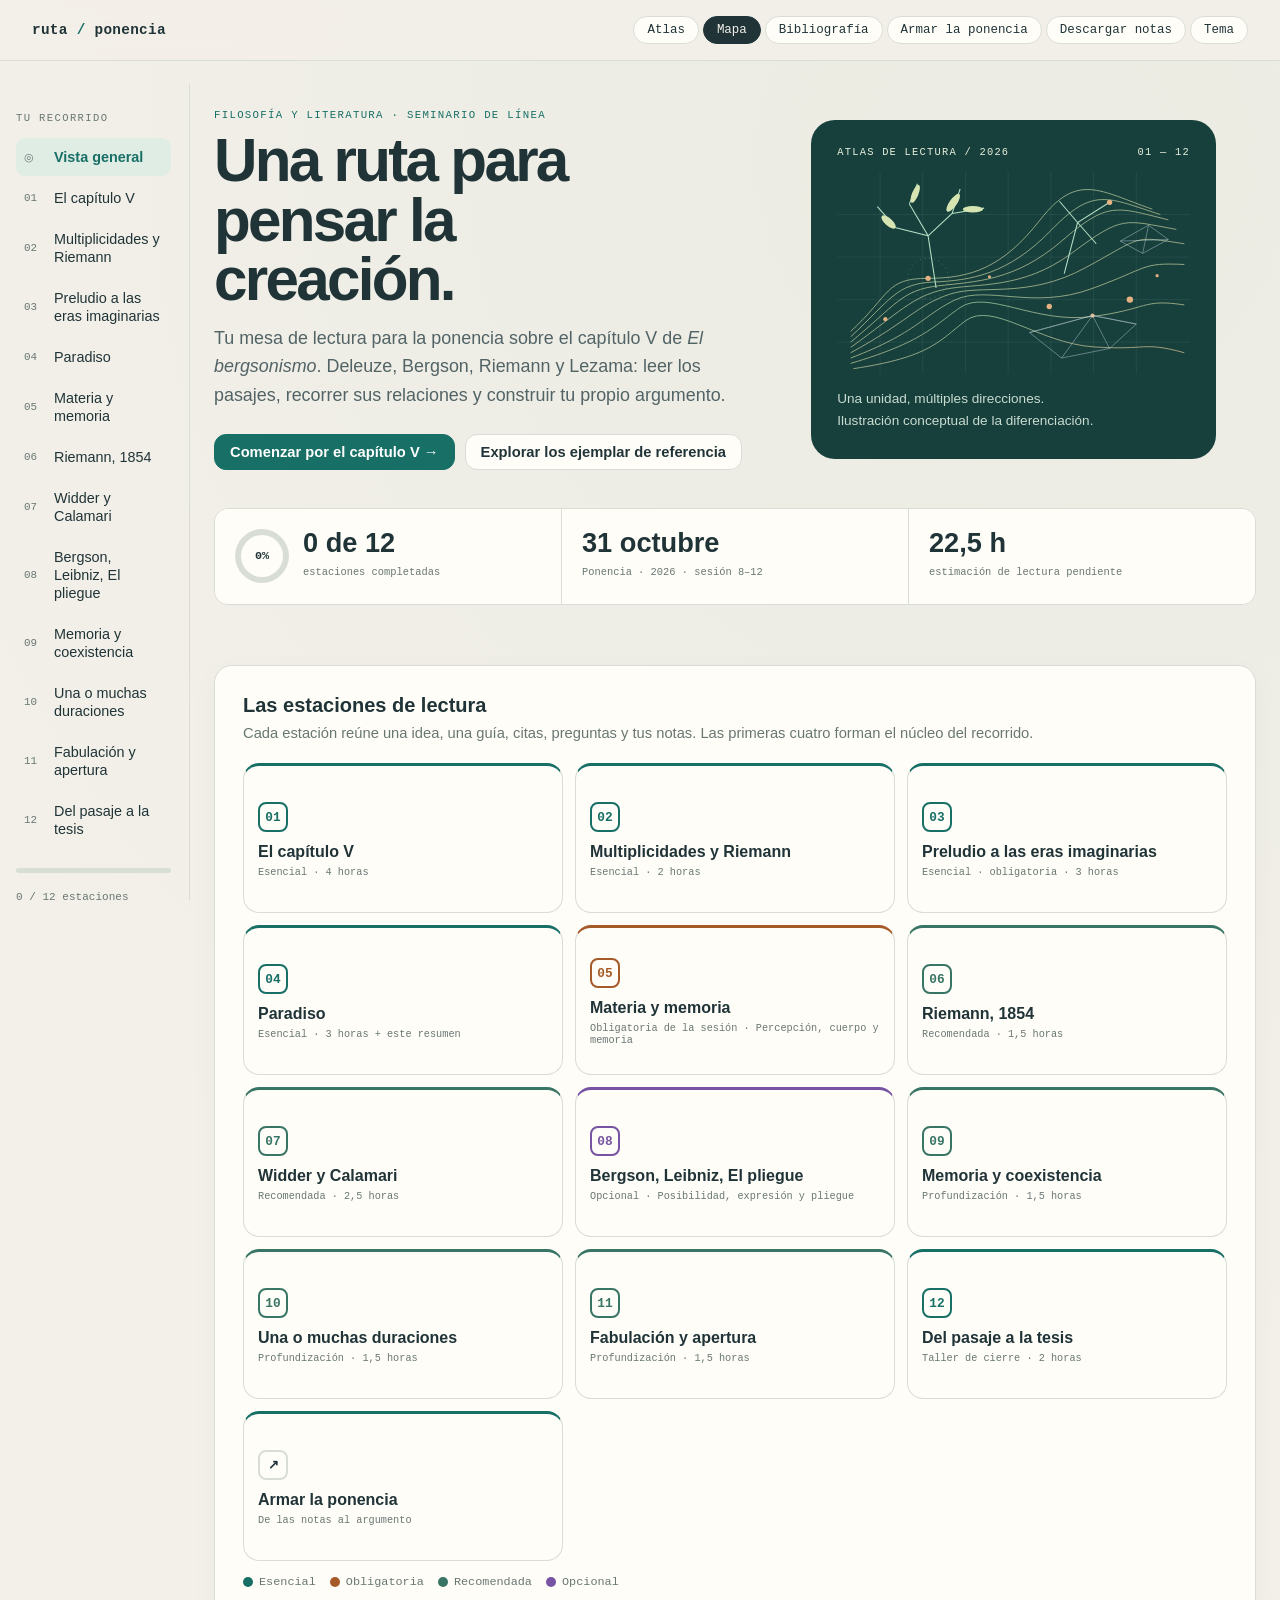
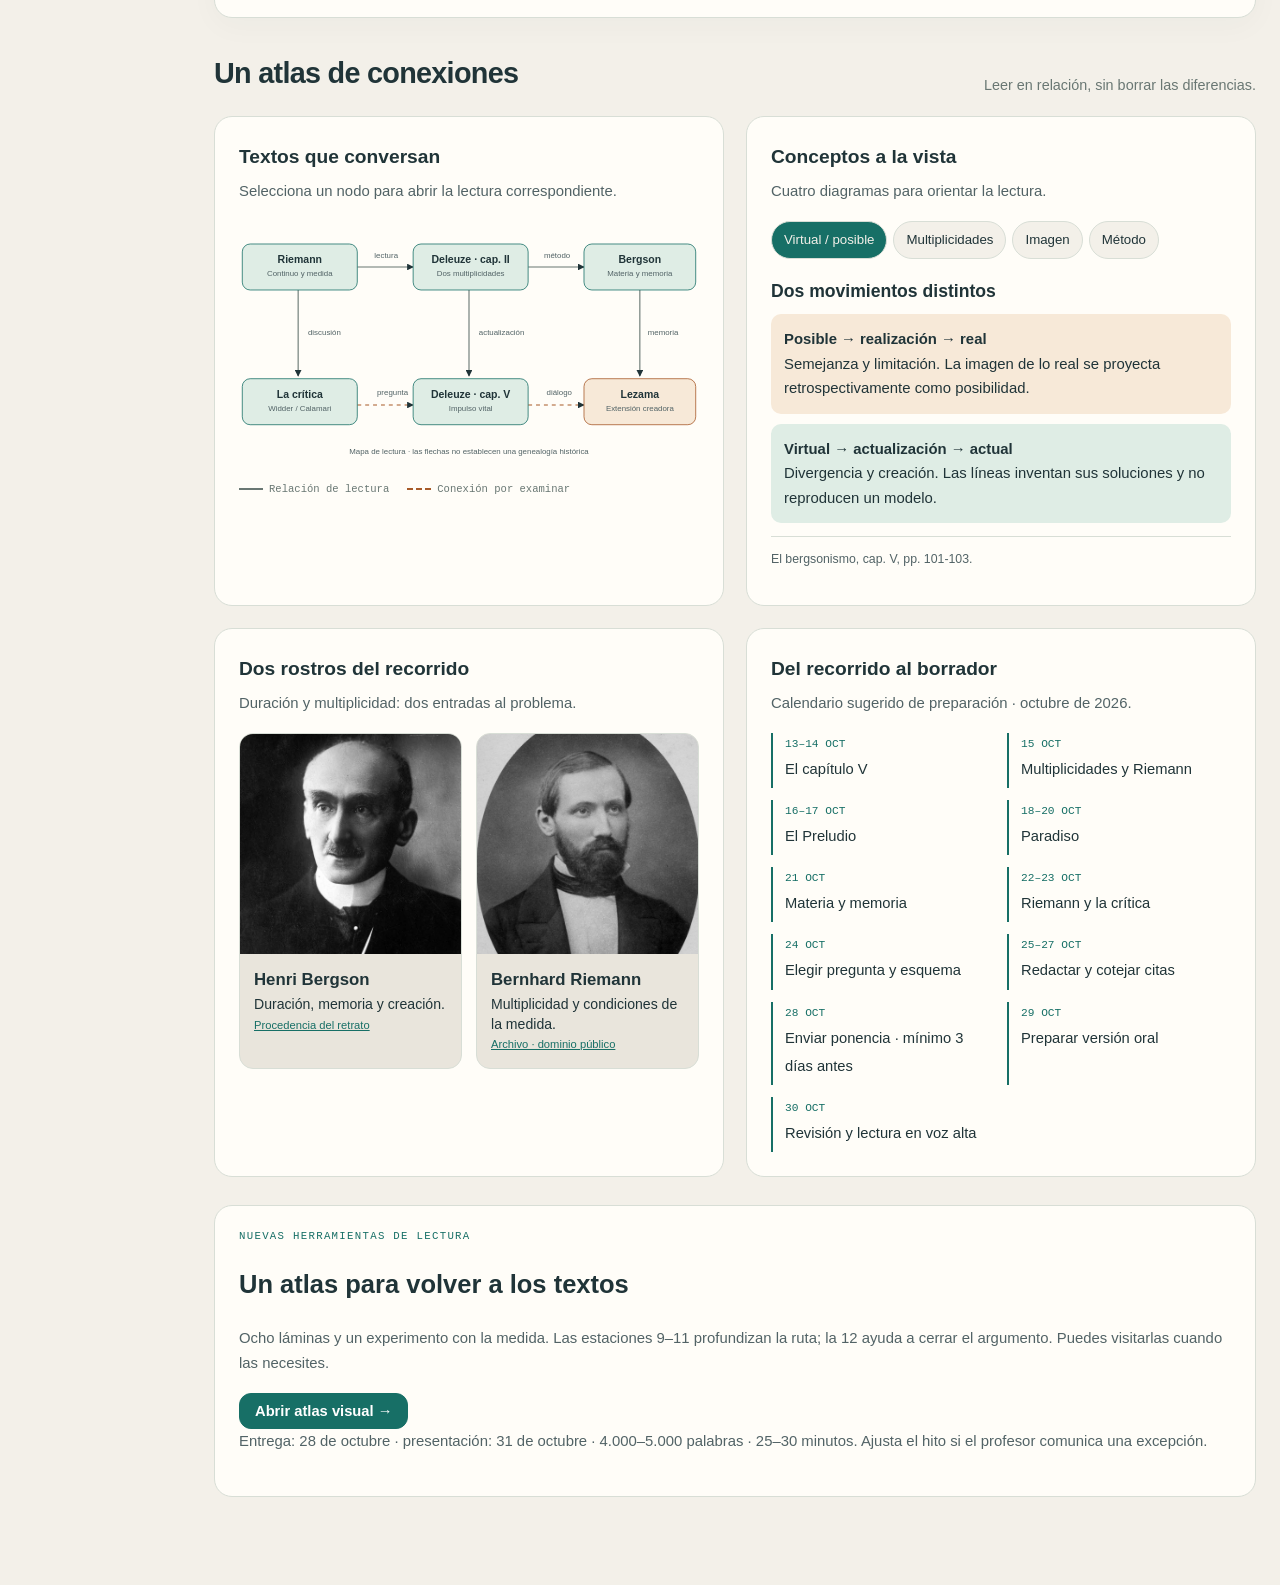
<file: index.html>
<!DOCTYPE html>
<html lang="es" data-edition="public">
<head>
<!-- EDITION_MODE -->
<meta charset="utf-8">
<meta name="viewport" content="width=device-width, initial-scale=1">
<title>Bergson · Deleuze · Lezama — Ruta de lecturas</title>
<style>
html[data-edition="public"] .reference-card,
html[data-edition="public"] .book-cover,
html[data-edition="public"] [data-pdf],
html[data-edition="public"] [data-vault],
html[data-edition="public"] #viewer { display:none !important; }
:root{
  --paper:#f5f6fb; --paper2:#eceef8; --card:#ffffff; --ink:#151a2d; --ink2:#454c66; --muted:#7a8099;
  --line:#dfe2ef; --accent:#4b3fd1; --accent2:#e9e7fd;
  --gold:#c76a06; --gold2:#fdf0dc; --teal:#0b8a63; --teal2:#ddf4eb; --violet:#c42a6c; --violet2:#fbe3ee;
  --ok:#0b8a63; --ok2:#ddf4eb;
  --shadow:0 1px 2px rgba(21,26,45,.05),0 10px 28px rgba(21,26,45,.07);
  --serif:"PT Sans","Segoe UI","Helvetica Neue",Arial,sans-serif;
  --sans:"PT Sans","Segoe UI","Helvetica Neue",Arial,sans-serif;
  --mono:"IBM Plex Mono",ui-monospace,Consolas,monospace;
}
@media (prefers-color-scheme: dark){:root:not([data-theme="light"]){
  --paper:#10121c; --paper2:#171a28; --card:#1b1f30; --ink:#e9ebf5; --ink2:#c0c5da; --muted:#8c92ab;
  --line:#2b3048; --accent:#9d95ff; --accent2:#272449;
  --gold:#f2a94a; --gold2:#3a2a14; --teal:#4fd1a5; --teal2:#14322a; --violet:#f27bb0; --violet2:#3a1a2a;
  --ok:#4fd1a5; --ok2:#14322a; --shadow:0 1px 2px rgba(0,0,0,.3),0 10px 28px rgba(0,0,0,.3);}}
:root[data-theme="dark"]{
  --paper:#10121c; --paper2:#171a28; --card:#1b1f30; --ink:#e9ebf5; --ink2:#c0c5da; --muted:#8c92ab;
  --line:#2b3048; --accent:#9d95ff; --accent2:#272449;
  --gold:#f2a94a; --gold2:#3a2a14; --teal:#4fd1a5; --teal2:#14322a; --violet:#f27bb0; --violet2:#3a1a2a;
  --ok:#4fd1a5; --ok2:#14322a; --shadow:0 1px 2px rgba(0,0,0,.3),0 10px 28px rgba(0,0,0,.3);}
*{box-sizing:border-box}
html,body{margin:0;overflow-x:hidden}
body{background:var(--paper);color:var(--ink);font:17px/1.65 var(--sans)}
button{font:inherit;color:inherit}
a{color:var(--accent)}

.shell{display:grid;grid-template-columns:minmax(0,1fr);min-height:100vh}
.shell.split{grid-template-columns:minmax(0,1fr) minmax(0,46%)}
.main{min-width:0}
.viewer{position:sticky;top:0;height:100vh;border-left:1px solid var(--line);background:var(--paper2);display:none;flex-direction:column}
.shell.split .viewer{display:flex}
.vbar{display:flex;align-items:center;gap:8px;padding:10px 12px;border-bottom:1px solid var(--line);background:var(--card)}
.vbar .vt{flex:1;min-width:0;font:700 .9rem var(--sans);white-space:nowrap;overflow:hidden;text-overflow:ellipsis}
.vbar .vt small{display:block;font:400 .72rem var(--mono);color:var(--muted)}
.viewer iframe{flex:1;width:100%;border:0;background:#fff}

header.top{position:sticky;top:0;z-index:30;background:color-mix(in srgb,var(--paper) 88%,transparent);backdrop-filter:blur(10px);border-bottom:1px solid var(--line)}
.topin{display:flex;align-items:center;gap:14px;padding:10px 28px;max-width:1100px;margin:0 auto}
.brand{font:500 .9rem var(--mono);letter-spacing:.02em;white-space:nowrap}
.brand span{color:var(--accent)}
.toplinks{display:flex;gap:4px;margin-left:auto;flex-wrap:wrap}
.chip{border:1px solid var(--line);background:var(--card);border-radius:999px;padding:6px 13px;font:500 .78rem var(--mono);cursor:pointer;white-space:nowrap}
.chip:hover{border-color:var(--accent);color:var(--accent)}
.chip.on{background:var(--ink);color:var(--paper);border-color:var(--ink)}

.wrap{max-width:1100px;margin:0 auto;padding:0 28px 100px}

.hero{padding:44px 0 20px}
.eyebrow{font:500 .74rem var(--mono);letter-spacing:.1em;text-transform:uppercase;color:var(--accent)}
.hero h1{font:700 clamp(2.1rem,4.8vw,3.4rem)/1.05 var(--sans);letter-spacing:-.02em;margin:10px 0 14px;max-width:16ch}
.hero p.lead{font:400 1.15rem/1.6 var(--sans);color:var(--ink2);max-width:62ch;margin:0}
.stats{display:flex;flex-wrap:wrap;gap:12px;margin:24px 0 8px}
.stat{background:var(--card);border:1px solid var(--line);border-radius:16px;padding:14px 18px;box-shadow:var(--shadow);min-width:150px}
.stat b{display:block;font:700 1.75rem/1 var(--sans)}
.stat span{font:400 .74rem var(--mono);color:var(--muted)}
.ring{--p:0;width:54px;height:54px;border-radius:50%;background:conic-gradient(var(--accent) calc(var(--p)*1%),var(--line) 0);display:grid;place-items:center;flex:none}
.ring i{width:42px;height:42px;border-radius:50%;background:var(--card);display:grid;place-items:center;font:600 .74rem var(--mono);font-style:normal}
.stat.prog{display:flex;align-items:center;gap:14px}

.map{position:relative;margin:30px 0 10px;padding:26px 22px 18px;background:var(--card);border:1px solid var(--line);border-radius:22px;box-shadow:var(--shadow)}
.map h2{font:700 1.25rem var(--sans);margin:0 0 4px}
.map .hint{font-size:.92rem;color:var(--muted);margin:0 0 18px}
.line{display:grid;grid-template-columns:repeat(auto-fill,minmax(150px,1fr));gap:12px}
.node{position:relative;text-align:left;border:1px solid var(--line);background:var(--paper);border-radius:16px;padding:14px 14px 12px;cursor:pointer;transition:transform .15s,border-color .15s,box-shadow .15s}
.node:hover{transform:translateY(-2px);border-color:var(--accent);box-shadow:var(--shadow)}
.node .num{width:30px;height:30px;border-radius:50%;display:grid;place-items:center;font:600 .8rem var(--mono);background:var(--card);border:2px solid var(--line);margin-bottom:10px}
.node.ess .num{border-color:var(--accent);color:var(--accent)}
.node.obl .num{border-color:var(--gold);color:var(--gold)}
.node.rec .num{border-color:var(--teal);color:var(--teal)}
.node.opt .num{border-color:var(--violet);color:var(--violet)}
.node.done .num{background:var(--ok);border-color:var(--ok);color:#fff}
.node .nt{font:700 1rem/1.25 var(--sans);display:block}
.node .nm{font:400 .7rem var(--mono);color:var(--muted);display:block;margin-top:4px}
.legend{display:flex;flex-wrap:wrap;gap:14px;margin-top:14px;font:400 .74rem var(--mono);color:var(--muted)}
.legend i{display:inline-block;width:10px;height:10px;border-radius:50%;margin-right:6px;vertical-align:middle}

.station{padding-top:28px}
.sthead{display:grid;grid-template-columns:auto 1fr;gap:18px;align-items:start;margin-bottom:6px}
.bignum{width:64px;height:64px;border-radius:18px;display:grid;place-items:center;font:600 1.6rem var(--mono);color:#fff;background:var(--accent)}
.bignum.obl{background:var(--gold)} .bignum.rec{background:var(--teal)} .bignum.opt{background:var(--violet)}
.sthead h2{font:700 clamp(1.7rem,3.2vw,2.3rem)/1.12 var(--sans);letter-spacing:-.015em;margin:2px 0 8px}
.badges{display:flex;flex-wrap:wrap;gap:6px}
.badge{font:500 .72rem var(--mono);padding:5px 10px;border-radius:999px;background:var(--paper2);color:var(--ink2)}
.badge.ess{background:var(--accent2);color:var(--accent)} .badge.obl{background:var(--gold2);color:var(--gold)}
.badge.rec{background:var(--teal2);color:var(--teal)} .badge.opt{background:var(--violet2);color:var(--violet)}

.idea{margin:22px 0;padding:22px 26px;border-radius:20px;background:linear-gradient(135deg,var(--accent2),var(--paper2));border:1px solid var(--line)}
.idea .lab{font:500 .7rem var(--mono);letter-spacing:.1em;text-transform:uppercase;color:var(--accent)}
.idea p{font:400 1.32rem/1.5 var(--sans);margin:8px 0 0}

.tabs{display:flex;gap:4px;border-bottom:1px solid var(--line);margin:26px 0 22px;overflow-x:auto;scrollbar-width:none}
.tabs button{border:0;background:none;padding:10px 14px;font:700 .95rem var(--sans);color:var(--muted);cursor:pointer;border-bottom:2px solid transparent;margin-bottom:-1px;white-space:nowrap;display:flex;align-items:center;gap:7px}
.tabs button .ic{width:20px;height:20px;border-radius:6px;display:grid;place-items:center;font:500 .68rem var(--mono);background:var(--paper2)}
.tabs button[aria-selected="true"]{color:var(--ink);border-bottom-color:var(--accent)}
.tabs button[aria-selected="true"] .ic{background:var(--accent);color:#fff}

.card{background:var(--card);border:1px solid var(--line);border-radius:18px;padding:20px 22px;box-shadow:var(--shadow);margin:0 0 16px}
.card h3{font:700 1.15rem var(--sans);margin:0 0 10px}
.prose{font:400 1.06rem/1.7 var(--sans);color:var(--ink)}
.prose p{margin:0 0 12px}
.muted{color:var(--muted)}

.guide{list-style:none;margin:0;padding:0;position:relative}
.guide:before{content:"";position:absolute;left:19px;top:8px;bottom:8px;width:2px;background:var(--line)}
.guide li{position:relative;padding:0 0 18px 54px}
.guide .gd{position:absolute;left:8px;top:2px;width:24px;height:24px;border-radius:50%;background:var(--card);border:2px solid var(--accent);display:grid;place-items:center;font:600 .64rem var(--mono);color:var(--accent)}
.guide .gp{font:500 .74rem var(--mono);color:var(--accent);letter-spacing:.04em}
.guide .gh{font:700 1.08rem/1.35 var(--sans);margin:2px 0 4px}
.guide .gx{font:400 1rem/1.6 var(--sans);color:var(--ink2);margin:0}
.look{display:inline-flex;gap:6px;align-items:center;margin-top:8px;font:500 .74rem var(--mono);color:var(--teal);background:var(--teal2);border:0;border-radius:999px;padding:5px 11px;cursor:pointer}

.concepts{display:grid;grid-template-columns:repeat(auto-fill,minmax(230px,1fr));gap:12px}
.concept{border-radius:16px;padding:16px;background:var(--paper2);border:1px solid var(--line)}
.concept b{display:block;font:700 1.06rem var(--sans);margin-bottom:4px}
.concept span{font:400 .96rem/1.55 var(--sans);color:var(--ink2)}
.versus{display:grid;grid-template-columns:1fr auto 1fr;gap:12px;align-items:stretch;margin:6px 0 16px}
.versus .vs{display:grid;place-items:center;font:500 .74rem var(--mono);color:var(--muted)}
.versus .col{border-radius:16px;padding:16px;border:1px solid var(--line)}
.versus .col.a{background:var(--accent2)} .versus .col.b{background:var(--teal2)}
.versus h4{margin:0 0 6px;font:700 1.08rem var(--sans)}
.versus ul{margin:0;padding-left:18px;font-size:.98rem}

.quote{position:relative;margin:0 0 14px;padding:20px 22px 16px 54px;background:var(--card);border:1px solid var(--line);border-radius:18px;box-shadow:var(--shadow)}
.quote:before{content:"“";position:absolute;left:16px;top:6px;font:700 3.4rem/1 var(--sans);color:var(--accent);opacity:.4}
.quote q{quotes:none;font:italic 400 1.16rem/1.55 var(--sans);display:block}
.quote .qm{display:flex;flex-wrap:wrap;gap:8px;align-items:center;margin-top:10px;font:400 .74rem var(--mono);color:var(--muted)}
.quote .qm button{border:1px solid var(--line);background:var(--paper);border-radius:999px;padding:4px 10px;font:500 .72rem var(--mono);cursor:pointer}
.quote .qm button:hover{border-color:var(--accent);color:var(--accent)}
.quote .why{font:400 .95rem/1.5 var(--sans);color:var(--ink2);margin-top:8px}

.flash{display:grid;grid-template-columns:repeat(auto-fill,minmax(260px,1fr));gap:14px}
.fc{perspective:900px;height:210px;cursor:pointer;border:0;background:none;padding:0;text-align:left;width:100%}
.fc .in{position:relative;width:100%;height:100%;transition:transform .5s;transform-style:preserve-3d}
.fc.flip .in{transform:rotateY(180deg)}
.fc .face{position:absolute;inset:0;backface-visibility:hidden;border-radius:18px;padding:18px;display:flex;flex-direction:column;border:1px solid var(--line);box-shadow:var(--shadow);overflow:auto}
.fc .front{background:var(--card)}
.fc .back{background:var(--accent2);transform:rotateY(180deg)}
.fc .k{font:500 .66rem var(--mono);letter-spacing:.1em;text-transform:uppercase;color:var(--gold);margin-bottom:8px}
.fc .back .k{color:var(--accent)}
.fc .front p{font:700 1.06rem/1.4 var(--sans);margin:0}
.fc .back p{font:400 .98rem/1.5 var(--sans);margin:0}
.fc .tap{margin-top:auto;font:400 .7rem var(--mono);color:var(--muted)}
.selfscore{display:flex;align-items:center;gap:10px;margin:10px 0 0;font:400 .76rem var(--mono);color:var(--muted)}

textarea{width:100%;min-height:180px;font:400 1.02rem/1.6 var(--sans);padding:14px 16px;border-radius:14px;border:1px solid var(--line);background:var(--paper);color:var(--ink);resize:vertical}
textarea:focus{outline:2px solid var(--accent);outline-offset:1px}
.saved{font:400 .74rem var(--mono);color:var(--ok);height:1.2em;margin-top:6px}

.alert{display:flex;gap:12px;padding:14px 16px;border-radius:14px;background:var(--gold2);border:1px solid var(--line);margin:0 0 16px;font-size:.98rem}
.alert .ai{color:var(--gold);font-size:1.1rem}

.btn{display:inline-flex;align-items:center;gap:8px;border:1px solid var(--line);background:var(--card);border-radius:12px;padding:9px 15px;font:700 .92rem var(--sans);cursor:pointer;text-decoration:none;color:var(--ink)}
.btn:hover{border-color:var(--accent)}
.btn.pri{background:var(--accent);border-color:var(--accent);color:#fff}
:root[data-theme="dark"] .btn.pri{color:#10121c}
@media (prefers-color-scheme: dark){:root:not([data-theme="light"]) .btn.pri{color:#10121c}}
.btn.ghost{background:transparent}
.pdfrow{display:flex;flex-wrap:wrap;gap:8px;margin:4px 0 0}
.foot{display:flex;justify-content:space-between;align-items:center;gap:12px;flex-wrap:wrap;margin-top:30px;padding-top:20px;border-top:1px solid var(--line)}
.donebox{display:flex;align-items:center;gap:10px;font:700 .95rem var(--sans);cursor:pointer;padding:10px 14px;border-radius:12px;background:var(--ok2);color:var(--ok)}
.donebox input{width:18px;height:18px;accent-color:var(--ok)}

.timeline{display:grid;grid-template-columns:repeat(14,minmax(0,1fr));gap:4px;margin:10px 0 6px}
.tl{border:0;cursor:pointer;border-radius:10px;padding:10px 2px 8px;font:600 .74rem var(--mono);color:var(--ink2);text-align:center;transition:transform .12s}
.tl:hover{transform:translateY(-2px)}
.tl.m1{background:var(--accent2)} .tl.m2{background:var(--teal2)} .tl.m3{background:var(--gold2)} .tl.m4{background:var(--violet2)}
.tl.on{outline:2px solid var(--ink);outline-offset:1px}
.tl.must:after{content:"●";display:block;font-size:.55rem;color:var(--violet);line-height:1}
.movs{display:grid;grid-template-columns:repeat(4,minmax(0,1fr));gap:8px;margin-bottom:16px;font:400 .72rem var(--mono)}
.movs div{padding:8px 10px;border-radius:10px}
.movs b{display:block;font:700 .95rem var(--sans)}
.chapcard{border-radius:18px;padding:22px 24px;border:1px solid var(--line);background:var(--card);box-shadow:var(--shadow)}
.chapcard .ch{display:flex;align-items:baseline;gap:12px;flex-wrap:wrap}
.chapcard .roman{font:600 1.9rem/1 var(--mono);color:var(--accent)}
.chapcard h4{font:700 1.4rem/1.2 var(--sans);margin:0}
.chapcard .pp{margin-left:auto;font:400 .74rem var(--mono);color:var(--muted)}
.chapnav{display:flex;justify-content:space-between;margin-top:14px;gap:8px}

.tree{display:grid;grid-template-columns:1fr 1fr;gap:16px;margin-bottom:16px}
.fam{border-radius:18px;padding:16px;border:1px solid var(--line)}
.fam.c{background:var(--accent2)} .fam.o{background:var(--teal2)}
.fam h4{margin:0 0 10px;font:700 1.15rem var(--sans)}
.gen{display:flex;flex-wrap:wrap;gap:6px;margin:6px 0;align-items:center}
.gen .p{background:var(--card);border:1px solid var(--line);border-radius:10px;padding:5px 9px;font:400 .92rem var(--sans)}
.gen .p.k{border-color:var(--accent);font-weight:700}
.gen .arrow{color:var(--muted);font-size:.8rem;width:100%;padding-left:10px}
.union{text-align:center;padding:14px;border-radius:18px;background:var(--card);border:2px dashed var(--accent);margin-bottom:16px}
.union b{font:700 1.2rem var(--sans)}
.pgroup{font:700 1.15rem var(--sans);margin:22px 0 8px}
.people{display:grid;grid-template-columns:repeat(auto-fill,minmax(220px,1fr));gap:12px}
.person{border-radius:16px;padding:14px 16px;background:var(--card);border:1px solid var(--line)}
.person b{display:block;font:700 1.08rem var(--sans)}
.person em{font:500 .68rem var(--mono);font-style:normal;color:var(--accent);letter-spacing:.06em;text-transform:uppercase}
.person p{margin:6px 0 0;font-size:.95rem;color:var(--ink2)}
.threads{display:grid;grid-template-columns:repeat(auto-fill,minmax(250px,1fr));gap:12px}
.thread{border-radius:16px;padding:16px;background:var(--paper2);border:1px solid var(--line)}
.thread b{display:block;font:700 1.08rem var(--sans);margin-bottom:4px}
.thread span{font-size:.96rem;color:var(--ink2)}
.thread .chs{display:flex;flex-wrap:wrap;gap:4px;margin-top:8px}
.thread .chs i{font:500 .68rem var(--mono);font-style:normal;padding:3px 7px;border-radius:6px;background:var(--card);border:1px solid var(--line);cursor:pointer}

.lib{display:grid;grid-template-columns:repeat(auto-fill,minmax(280px,1fr));gap:12px}
.book{display:flex;flex-direction:column;gap:6px;border-radius:16px;padding:16px;background:var(--card);border:1px solid var(--line);box-shadow:var(--shadow)}
.book b{font:700 1.04rem/1.3 var(--sans)}
.book span{font:400 .74rem var(--mono);color:var(--muted)}
.book .pdfrow{margin-top:auto;padding-top:6px}
.libgroup{font:500 .74rem var(--mono);letter-spacing:.1em;text-transform:uppercase;color:var(--accent);margin:26px 0 10px}

.choices{display:grid;grid-template-columns:repeat(auto-fill,minmax(230px,1fr));gap:12px}
.choice{position:relative;border-radius:16px;padding:16px;border:2px solid var(--line);background:var(--card);cursor:pointer}
.choice input{position:absolute;opacity:0}
.choice.on{border-color:var(--accent);background:var(--accent2)}
.choice b{display:block;font:700 1.05rem var(--sans);margin-bottom:4px}
.choice span{font-size:.95rem;color:var(--ink2)}
.checklist label{display:flex;gap:10px;align-items:flex-start;padding:8px 0;border-bottom:1px solid var(--line);cursor:pointer}
.checklist input{margin-top:6px;accent-color:var(--accent)}

@media (max-width:1000px){.shell.split{grid-template-columns:minmax(0,1fr)}.shell.split .viewer{position:fixed;inset:0;z-index:60;height:100vh}}
@media (max-width:720px){
  .topin,.wrap{padding-left:16px;padding-right:16px}
  .toplinks .hide-sm{display:none}
  .versus{grid-template-columns:1fr}
  .tree,.movs{grid-template-columns:1fr 1fr}
  .timeline{grid-template-columns:repeat(7,minmax(0,1fr))}
  .sthead{grid-template-columns:1fr}.bignum{width:52px;height:52px;font-size:1.3rem}
}
@media print{header.top,.viewer,.tabs,.foot,.map{display:none}}
</style>
<link rel="stylesheet" href="assets/ruta-design.css?v=9b16abc5cf16">
<link rel="stylesheet" href="assets/ruta-extra.css?v=d6903d815f6d">
<link rel="stylesheet" href="assets/analisis-detallado.css?v=9c1ec08e2a7f">
</head>
<body>
<div class="shell" id="shell">
<div class="main">
  <header class="top"><div class="topin">
    <div class="brand">ruta <span>/</span> ponencia</div>
    <div class="toplinks">
      <button class="chip" data-go="mapa">Mapa</button>
      <button class="chip hide-sm" data-go="biblioteca">Bibliografía</button>
      <button class="chip hide-sm" data-go="armar">Armar la ponencia</button>
      <button class="chip" id="export">Descargar notas</button>
      <button class="chip" id="theme" aria-label="Cambiar tema">◐</button>
    </div>
  </div></header>
  <div class="wrap" id="app"></div>
</div>
<!-- LOCAL_VIEWER -->
</div>

<script>
var R="resumenes/";
var PDF={
  berg:{t:"Deleuze, El bergsonismo",s:"Cátedra 1987",f:"",off:function(p){return Math.floor(p/2)}},
  prel:{t:"Lezama, «Preludio a las eras imaginarias»",s:"Confluencias 1988, pp. 370-385",f:"",off:function(p){return Math.max(1,Math.floor((p-370)/2)+1)}},
  par:{t:"Lezama, Paradiso",s:"Texto íntegro con las notas de Eloísa Lezama",f:"",off:function(p){return p}},
  myem:{t:"Bergson, Materia y memoria",s:"Traducción al español",f:"",off:function(p){return p}},
  riemEN:{t:"Riemann 1854 (inglés, Clifford)",s:"EMIS · dominio público",f:"",off:function(p){return p+1}},
  riemDE:{t:"Riemann 1854 (alemán)",s:"EMIS · dominio público",f:"",off:function(p){return p}},
  widder:{t:"Widder 2019, «The Mathematics of Continuous Multiplicities»",s:"Deleuze and Guattari Studies 13:3, pp. 331-354",f:"",off:function(p){return p-331+2}},
  calam:{t:"Calamari 2015, «Riemann-Weyl in Deleuze's Bergsonism»",s:"Deleuze Studies 9:1, pp. 59-87",f:"",off:function(p){return p-59+2}},
  evol:{t:"Bergson, La evolución creadora",s:"Ed. Aguilar, trad. Míguez",f:"",off:function(p){return p}},
  mona:{t:"Leibniz, Monadología y opúsculos",s:"Trad. Zozaya 1889 · dominio público",f:"",off:function(p){return p}},
  pliegue:{t:"Deleuze, El pliegue",s:"Paidós",f:"",off:function(p){return Math.floor(p/2)}},
  rowl:{t:"Rowlandson 2010, «La revolución como era imaginaria»",s:"Letral 4",f:"",off:function(p){return p}},
  lupi:{t:"Lupi 2018, «Lezama: imagen y virtualidad»",s:"A Contracorriente 16:1",f:"",off:function(p){return p}},
  quint:{t:"Quintero Gallego 2022, El Curso Délfico y las eras imaginarias",s:"TFM Complutense",f:"",off:function(p){return p}},
  santaya:{t:"Santaya 2021, Geometría diferencial y teoría de las Ideas",s:"Universitas Philosophica 76",f:"",off:function(p){return p}},
  paetsch:{t:"Paetsch 2018, «Illicit Continuities»",s:"Deleuze and Guattari Studies 12:3",f:"",off:function(p){return p}},
  calam17:{t:"Calamari 2017, smooth and striated spaces",s:"Deleuze Studies 11:3",f:"",off:function(p){return p}},
  pens:{t:"Bergson, La pensée et le mouvant (francés)",s:"1938 · contiene «Le possible et le réel»",f:"",off:function(p){return p}},
  sources:{t:"Bergson, Les deux sources (francés)",s:"1932 · la fabulación y la emoción creadora",f:"",off:function(p){return p}},
  essai:{t:"Bergson, Essai sur les données immédiates (francés)",s:"1889 · las dos multiplicidades",f:"",off:function(p){return p}}
};
function pdfBtn(k,p,label){if(!window.RUTA_LOCAL)return '';return '<button class="look" data-pdf="'+k+'"'+(p?' data-p="'+p+'"':'')+'>↗ '+(label||("Ver "+(p?"p. "+p:"el texto")))+'</button>'}

var ST=[
{id:"capV",n:1,lvl:"ess",lvlt:"Esencial",short:"El capítulo V",t:"Deleuze, <em>El bergsonismo</em>, capítulo V",
 meta:["pp. 95-120","26 páginas","4 horas"], pdf:["berg",95],
 idea:"El impulso vital no es una fuerza misteriosa: es el nombre del movimiento por el que algo virtual se actualiza dividiéndose en líneas que no se parecen a él.",
 guide:[
  ["pp. 95-98","El problema de partida","Bergson parece contradecirse: unas veces todo son diferencias de naturaleza, otras todo son grados de un único tiempo. Deleuze lo resuelve con un cuarto momento del método: a partir de la unidad se vuelven a engendrar las diferencias. Ese cuarto momento es el impulso vital.",95],
  ["pp. 98-100","La definición","«Una virtualidad que se está actualizando, una simplicidad que se está diferenciando, una totalidad que se está dividiendo». La vida procede por dicotomía: planta y animal; en el animal, instinto e inteligencia.",98],
  ["pp. 101-103","Virtual contra posible","La idea más citada del capítulo. Busca las dos reglas de cada lado y la frase sobre lo posible como «doble estéril».",101],
  ["pp. 104-107","Las líneas divergentes","La evolución no es una serie única sino una ramificación. Cada línea conserva el todo bajo un aspecto y la diferencia es creación, nunca negación.",104],
  ["pp. 107-112","Finalidad sin fin","El ser vivo plantea y resuelve problemas. Hay direcciones, pero no fines dados: se crean junto con el acto que las recorre. Mira el esquema de la p. 108.",107],
  ["pp. 112-119","El hombre y la emoción creadora","Solo en el hombre el impulso «pasa». Entre la inteligencia y la sociedad se inserta la emoción creadora. Lee con atención la nota 36 de la p. 118.",112],
  ["pp. 119-120","El cierre del libro","Duración, Memoria e Impulso vital quedan definidos juntos en un solo párrafo.",119]],
 concepts:[["Virtual","Lo que no es actual pero es real. Contiene todos sus grados a la vez, como una memoria."],["Actualización","El paso de lo virtual a lo actual. Procede por divergencia y crea algo que no se parece a su origen."],["Diferenciación","La división de un todo virtual en líneas divergentes. Es creación, no negación."],["Posible","Una imagen de lo real fabricada después y proyectada hacia atrás. Bergson la rechaza como falsa noción."],["Emoción creadora","Lo que se inserta entre la inteligencia y la sociedad, y abre la sociedad cerrada."],["Fabulación","El «instinto virtual» que fabrica dioses y ficciones para mantener la sociedad cerrada."]],
 versus:{a:["Lo posible se realiza",["por semejanza: lo real se parece a lo posible","por limitación: unos posibles pasan, otros no","todo está dado de antemano"]],b:["Lo virtual se actualiza",["por divergencia: lo actual no se parece a lo virtual","por creación: las líneas se inventan al recorrerse","el Todo nunca está dado"]]},
 quotes:[["lo posible no tiene realidad (aunque pueda tener una actualidad); inversamente, lo virtual no es actual, pero posee en cuanto tal una realidad","p. 101","berg",101,"La frase que define la distinción central del capítulo."],
  ["la actualización ya no tiene como reglas la semejanza y la limitación, sino la diferencia o la divergencia y la creación","p. 102","berg",102,"Las reglas de cada lado, en una sola línea."],
  ["Hay finalidad, porque la vida no opera sin direcciones; pero no hay \"fin\"","p. 112","berg",112,"La corrección del finalismo."],
  ["la novela sería sobre todo fabulación, la música, por el contrario, emoción y creación","p. 118, nota 36","berg",118,"La única vez que el capítulo habla de literatura. Alguien la va a sacar en la sesión."]],
 alert:"La nota 36 relega la novela a la fabulación. En una sesión sobre un novelista, piensa desde ya qué responderías.",
 quiz:[["¿Qué es el «cuarto momento» del método?","El dualismo recobrado y engendrado a partir de lo virtual uno y simple. Deleuze llama impulso vital a ese movimiento (p. 98)."],
  ["¿Cuáles son las reglas de lo posible y cuáles las de lo virtual?","Lo posible se realiza por semejanza y limitación. Lo virtual se actualiza por divergencia y creación (p. 102)."],
  ["¿Por qué Bergson rechaza lo posible?","Porque es un doble de lo real proyectado hacia atrás cuando lo real ya surgió: supone que todo estaba dado (p. 103)."],
  ["¿Qué se inserta entre la inteligencia y la sociedad?","La emoción creadora, que difiere en naturaleza del instinto y de la inteligencia, y abre la sociedad cerrada (pp. 116-118)."],
  ["¿Qué dice la nota 36 sobre la novela?","Que sería sobre todo fabulación, mientras la música sería emoción y creación (p. 118)."]],
 resumen:R+"01_Deleuze_Bergsonismo_capV.md", ph:"¿Qué te convence del capítulo? ¿Qué te parece débil? ¿Dónde entra la matemática?"},

{id:"capII",n:2,lvl:"ess",lvlt:"Esencial",short:"Multiplicidades y Riemann",t:"Deleuze, <em>El bergsonismo</em>, capítulo II",
 meta:["pp. 35-50","16 páginas","2 horas"], pdf:["berg",35],
 idea:"Hay dos tipos de multiplicidad: la del espacio, que se divide sin cambiar, y la de la duración, que cambia de naturaleza cada vez que se divide. Deleuze dice que la distinción viene de Riemann.",
 guide:[["p. 36","Las dos multiplicidades","La lista de rasgos de cada una: exterior y numérica frente a interna y cualitativa.",36],
  ["pp. 37-38","Riemann","La única página del libro donde aparece Riemann. Fíjate en las palabras «nuestra hipótesis» y «quizá».",37],
  ["p. 38","La fórmula clave","La duración «sólo se dejaba medir variando de principio métrico en cada estadio de la división». Es la frase más útil para tu enfoque.",38],
  ["pp. 39-42","Dividirse cambiando de naturaleza","Lo subjetivo es lo que cambia de naturaleza al dividirse; lo objetivo, lo que no. La actualización se hace por diferenciación.",39]],
 concepts:[["Multiplicidad discreta","Lleva su medida en sí: se cuenta. Es la del espacio y el número."],["Multiplicidad continua","Su medida viene de otra parte. Para Bergson es la de la duración."],["Diferencia de naturaleza","La que separa cosas que no son más o menos lo mismo, sino otra cosa."],["Diferencia de grado","La que separa cantidades de lo mismo."]],
 versus:{a:["Multiplicidad del espacio",["exterior, numérica, discontinua","actual: todo está dado","se divide sin cambiar de naturaleza"]],b:["Multiplicidad de la duración",["interna, cualitativa, continua","virtual: se actualiza","cambia de naturaleza al dividirse"]]},
 quotes:[["sólo se dejaba medir variando de principio métrico en cada estadio de la división","p. 38","berg",38,"La fórmula que conecta a Bergson con la geometría."],
  ["la actualización se lleva a cabo por diferenciación, por líneas divergentes, y crea por su propio movimiento otras tantas diferencias de naturaleza","p. 41","berg",41,"El puente directo con el capítulo V."]],
 alert:"Para Riemann el espacio es el ejemplo de lo continuo, y lo continuo se divide sin cambiar de tipo. Bergson usa «continuo» casi al revés. Hay que decirlo como transformación, no como herencia.",
 quiz:[["¿Qué atribuye Deleuze a Riemann?","Pensar las cosas como multiplicidades según sus dimensiones; distinguir las discretas, que llevan su medida, de las continuas, cuya medida viene de otra cosa (p. 37)."],
  ["¿Cómo presenta Deleuze la relación entre Bergson y Riemann?","Como «nuestra hipótesis», con un «quizá». No hay texto de Bergson que nombre a Riemann (p. 38)."],
  ["¿Por qué se invierte el sentido de «continuo»?","Porque en Riemann lo continuo se mide y se divide sin cambiar de tipo, que es lo que Bergson atribuye a la multiplicidad numérica."]],
 resumen:R+"02_Deleuze_Bergsonismo_capI-II_multiplicidades.md", ph:"¿Qué sabes tú de Riemann que Deleuze no dice?"},

{id:"preludio",n:3,lvl:"ess",lvlt:"Esencial · obligatoria",short:"Preludio a las eras imaginarias",t:"Lezama, «Preludio a las eras imaginarias»",
 meta:["pp. 370-385","16 páginas densas","3 horas"], pdf:["prel",370],
 idea:"Cuando la causalidad y lo incondicionado se encuentran nace la poesía. El poeta es un «ser causal para la resurrección» que hace creadora la extensión.",
 guide:[["p. 370","La apertura","«Con ojos irritados se contemplan la causalidad y lo incondicionado», como dos ejércitos. Siguen cuatro casos que la causalidad no explica: un escorpión tallado, la piel de onagro de Balzac, los amarillos de Van Gogh, una voz en un café.",370],
  ["pp. 370-372","Bacon y Kant","El azar del experimento rompe la cadena de causas. Con Kant: «la misma serie de lo condicionado engendra lo incondicionado».",372],
  ["pp. 373-377","Los griegos y la metamorfosis","La causalidad antigua, lo saturniano y lo abrahámico. Las dos huestes avanzan hacia un castillo.",374],
  ["pp. 377-379","El encuentro","Nace «un monstruocillo, la poesía». El poema es su signo y su testimonio. Aquí están el fuego que se transmite y el triple verbo de Pitágoras.",378],
  ["pp. 382-384","Los tres conceptos","La vivencia oblicua, el súbito y el potens. Juntos «hacen la extensión creadora».",382],
  ["p. 385","El cierre","El poeta es «el ser causal para la resurrección». El poema actúa «sobre el continuo de las eras imaginarias».",384]],
 concepts:[["Lo incondicionado","Lo que escapa a la cadena de causas, pero nace de ella: la serie de lo condicionado lo engendra."],["Vivencia oblicua","La experiencia que se apodera de lo que hay entre dos causas. Ejemplo: dos pagodas chinas levantadas contra los maleficios de otra ciudad, tomado de Frazer."],["Súbito","El instante de luz en que todas las causas quedan al descubierto."],["Potens","La posibilidad infinita. Nace de la vivencia oblicua y el súbito."],["Eras imaginarias","Épocas en que la imagen se impone como historia. En el ensayo solo se nombra una: la asiria."],["Extensión creadora","Lo que hacen juntos la vivencia oblicua y el súbito. Lezama piensa en extensión, no en duración."]],
 quotes:[["la causalidad y lo incondicionado al encontrarse han formado un monstruocillo, la poesía","p. 378","prel",378,"La definición de la poesía en el ensayo."],
  ["Ese recobrar del acto sobre el germen engendra un ser causal, nutrido con los inmensos recursos de la vivencia oblicua y un súbito, que hacen la extensión creadora","pp. 383-384","prel",383,"Donde aparecen juntos los conceptos clave."],
  ["hay también una red de coordenadas en la poesía que llevan al hombre a la visión de la gloria, a la resurrección","p. 379","prel",379,"Lezama habla de coordenadas: útil para tu enfoque matemático."]],
 alert:"Lezama piensa en extensión, no en duración: «extensión creadora», el árbol «surgido de las contracciones de lo extenso». Bergson oponía la duración al espacio. Ese contraste puede ser tu puente con Riemann.",
 quiz:[["¿Qué dos fuerzas se enfrentan desde la primera línea?","La causalidad y lo incondicionado (p. 370)."],["¿Qué nace de su encuentro?","La poesía, un «monstruocillo»; el poema es su signo y su testimonio (pp. 378-379)."],["¿Con qué ejemplo ilustra la vivencia oblicua?","Las dos pagodas de Tsien Chen Fu contra los maleficios de Yung Chun, tomado de Frazer (p. 383)."],["¿Cómo define al poeta al final?","Como «el ser causal para la resurrección» (p. 385)."]],
 resumen:R+"09_Preludio_eras_imaginarias_texto.md", ph:"¿Qué del Preludio podría dialogar con la diferenciación del cap. V? ¿Qué no encaja?"},

{id:"paradiso",n:4,lvl:"ess",lvlt:"Esencial",short:"Paradiso",t:"Lezama, <em>Paradiso</em> (1966)",
 meta:["Leer completos los caps. XII-XIV","pp. 337-418","3 horas + este resumen"], pdf:["par",337],
 idea:"Una novela de formación que no narra la formación: remonta dos familias, se vuelve diálogo entre amigos y termina cuando el aprendizaje empieza, con «podemos empezar».",
 paradiso:true,
 quiz:[["¿En qué cuatro movimientos se divide la novela?","La casa y las dos familias (I-VII); la formación con Fronesis y Foción (VIII-XI); el interludio de los cuatro relatos (XII); Oppiano Licario (XIII-XIV)."],
  ["¿Dónde aparece Licario antes de tener nombre?","En un bar, en el cap. V. En el VI acompaña la muerte del Coronel; reaparece en el ómnibus (XIII) y muere en el XIV."],
  ["¿Qué es la «silogística poética» de Licario?","Un método que parte de dos términos dados y llega por analogía a un «tercer punto desconocido» (p. 390)."],
  ["¿Cómo termina la novela?","El tintineo de un vaso devuelve la voz de Licario: «ritmo hesicástico, podemos empezar» (p. 418)."],
  ["¿Qué tensión hay con la diferenciación bergsoniana?","En Bergson las líneas divergen sin volver; en Paradiso vuelven y se cierran en círculos."]],
 resumen:R+"05_Lezama_imagen_y_diferenciacion.md", ph:"Escenas de Paradiso que podrías usar en la ponencia, con su página."},

{id:"materia",n:5,lvl:"obl",lvlt:"Obligatoria de la sesión",short:"Materia y memoria",t:"Bergson, <em>Materia y memoria</em>, capítulo 1",
 meta:["pp. 4-28 del PDF","2 horas"], pdf:["myem",4],
 idea:"El cuerpo es un centro de acción: percibir es seleccionar, entre todas las imágenes del mundo, las que interesan a lo que el cuerpo puede hacer.",
 guide:[["Comienzo","El mundo como imágenes","Bergson parte de «imágenes» que no son ni cosas ni representaciones.",4],["Desarrollo","El cuerpo, centro de acción","Percibir no es conocer: es elegir lo que interesa a la acción posible.",10],["Final","Percepción pura y memoria","La percepción pura sería una parte de la materia; la memoria es lo que se le añade, tema del resto del libro.",22]],
 concepts:[["Imagen","Ni cosa ni representación: el modo en que existe el mundo para Bergson."],["Centro de acción","El cuerpo, que selecciona las imágenes según lo que puede hacer."]],
 quotes:[],
 alert:"De este capítulo no hay todavía un resumen verificado. La orientación es general y no cita el texto: antes de citar, léelo en el PDF.",
 quiz:[["¿Qué papel tiene el cuerpo?","Es un centro de acción: la percepción selecciona según la acción posible."],["¿Por qué sirve en esta sesión?","Porque trata la imagen, y la sesión se titula «La imagen cognoscente»."]],
 resumen:null, ph:"Lo que te llame la atención sobre la imagen."},

{id:"riemann",n:6,lvl:"rec",lvlt:"Recomendada",short:"Riemann, 1854",t:"Riemann, «Sobre las hipótesis en que se funda la geometría»",
 meta:["15 páginas","Parte I y sección III.3","1,5 horas"], pdf:["riemEN",1],
 idea:"Un continuo no lleva su medida dentro: la medida es una hipótesis que viene de fuera, y lo que vale para lo grande no decide lo que vale para lo infinitamente pequeño.",
 guide:[["I, p. 2","Qué es una multiplicidad","Continua si hay un camino continuo entre sus determinaciones, discreta si no. Lo discreto se cuenta; lo continuo se mide. Los ejemplos: los lugares y los colores.",2],
  ["II, pp. 4-9","La métrica como hipótesis","El elemento de línea es una forma cuadrática cuyos coeficientes varían de punto a punto. La curvatura se mide desde dentro.",5],
  ["III.3, p. 11","La última página","La medida de lo continuo «debe venir de fuera». Es el pasaje que conecta con la fórmula de Deleuze en la p. 38.",11]],
 concepts:[["Mannigfaltigkeit","Multiplicidad o variedad: el conjunto de los modos de determinación de un concepto."],["Métrica","La forma de medir longitudes. No está en el concepto del continuo; se añade."],["Curvatura","Lo que el espacio es desde dentro, sin salir de él."]],
 quotes:[["en una multiplicidad discreta el fundamento de sus relaciones métricas está dado en la noción de ella, mientras que en una multiplicidad continua este fundamento debe venir de fuera","p. 11, traducción propia desde Clifford","riemEN",11,"La frase que Deleuze resume en la p. 37."]],
 alert:null,
 quiz:[["¿Qué distingue lo continuo de lo discreto?","Que haya o no un camino continuo entre las determinaciones. Lo discreto se cuenta; lo continuo se mide."],["¿De dónde viene la métrica de lo continuo?","«De fuera»: no está en su concepto (p. 11)."],["¿Qué dice sobre lo infinitamente pequeño?","Que la métrica de lo grande no permite concluir la de lo pequeño (p. 11)."]],
 resumen:R+"04_Riemann_Hipotesis_geometria.md", pdf2:["riemDE",1,"Ver en alemán"], ph:"Qué de Riemann quieres llevar y cómo lo explicarías a un público de filosofía y literatura."},

{id:"critica",n:7,lvl:"rec",lvlt:"Recomendada",short:"Widder y Calamari",t:"La crítica sobre Riemann en Deleuze",
 meta:["Widder pp. 337-344","Calamari pp. 61-75","2,5 horas"], pdf:["widder",337],
 idea:"Lo que la crítica ya dijo: Widder leyó la fórmula de la p. 38 desde Riemann, y Calamari mostró que Deleuze tomó su Riemann de Weyl.",
 guide:[["Widder, p. 341","El principio métrico","La duración «constituye un nuevo principio métrico inmanente con cada división».",341,"widder"],
  ["Widder, p. 343","Más o menos, no cuánto","La cantidad virtual se compara como en Riemann cuando no hay medida fija.",343,"widder"],
  ["Calamari, pp. 66-68","De Weyl, no de Riemann","El párrafo de Deleuze sobre Riemann está tomado «casi literalmente» de Weyl.",66,"calam"],
  ["Calamari, pp. 74-75","La medida que depende del camino","En la geometría de Weyl de 1918 la longitud depende del camino y la unidad de medida cambia de punto a punto.",74,"calam"]],
 concepts:[["Widder 2019","Ancla la fórmula de la p. 38 en la última página de Riemann. Hay que citarlo si usas esa lectura."],["Calamari 2015","Muestra que el Riemann de Deleuze viene de Weyl, y que la «concepción fibrada» de El pliegue viene de Châtelet."],["Weyl","Matemático cuya geometría de 1918 hace depender la medida del camino recorrido."]],
 quotes:[],
 alert:"Si tu ponencia usa la fórmula de la p. 38, cita a Widder: él ya la leyó desde Riemann.",
 quiz:[["¿Qué hizo ya Widder con la fórmula de la p. 38?","La leyó desde la última página de Riemann: un nuevo principio métrico con cada división (p. 341)."],["¿De dónde sacó Deleuze su Riemann, según Calamari?","Del libro de Weyl, casi literalmente (pp. 66-68)."]],
 resumen:R+"10_Riemann_en_Deleuze_Calamari_Santaya.md", pdf2:["calam",61,"Ver Calamari"], ph:"Qué quieres discutir con Widder o con Calamari."},

{id:"opcional",n:8,lvl:"opt",lvlt:"Opcional",short:"Bergson, Leibniz, El pliegue",t:"Lecturas opcionales",
 meta:["Solo si sobra tiempo"], pdf:["evol",96],
 idea:"Las fuentes de las que Deleuze toma sus ideas: Bergson mismo y la línea leibniziana que te señaló el profesor.",
 guide:[["Evolución creadora, pp. 96-114","La vida que estalla","La vida se divide como una granada que estalla; la tendencia avanza «en forma de surtidor».",96,"evol"],
  ["Monadología, §§ 1-9, 56-69","La mónada","Sin ventanas, expresa el mundo desde su punto de vista. «La extensión es el orden de las coexistencias posibles».",9,"mona"],
  ["El pliegue, cap. 5, pp. 81-100","Composibilidad","Leibniz reúne las series convergentes en un solo mundo; el Neobarroco deja que diverjan en el mismo mundo.",81,"pliegue"]],
 concepts:[["Composible","Lo que puede coexistir en un mismo mundo. Leibniz excluye lo incomposible."],["Mónada","Unidad sin ventanas que expresa el universo entero desde un punto de vista."]],
 quotes:[],
 alert:"«Emoción creadora», «fabulación» y la crítica de lo posible no están en La evolución creadora: vienen de Las dos fuentes y de El pensamiento y lo moviente.",
 quiz:[], resumen:R+"06_Leibniz_y_Deleuze_sobre_Leibniz.md", ph:"Notas de las lecturas opcionales."}
];

var P={
movs:[["m1","I-VII","La casa y las dos familias"],["m2","VIII-XI","La formación"],["m3","XII","Interludio"],["m4","XIII-XIV","Oppiano Licario"]],
caps:[
["I", "m1", "Una noche de asma en la casa del Coronel", "5-19", ["Una noche de octubre, en la casa del jefe de un campamento militar, la criada Baldovina descubre que José Cemí, de cinco años, está cubierto de ronchas y jadea por el asma (p. 5). Sus padres, el Coronel y su esposa Rialta, están fuera, en la ópera (p. 8). Pide ayuda a la otra pareja de criados, el gallego Zoar y Truni, que le aconsejan frotar al niño con alcohol porque creen que lo picó una hormiga león (p. 5). Baldovina lo frota con estopa y luego con un periódico, alumbrándose con un candelabro cuyas gotas de esperma caen sobre el pecho del niño (p. 7-8). Zoar y Truni prueban después un remedio popular: Zoar abraza al niño cruzando los brazos sobre su pecho y su espalda, y Truni besa el centro de la cruz cada vez (p. 9).", "Sola otra vez, Baldovina habla con el niño, que teme quedar marcado: «nadie me querrá besar para no encontrarse con los besos de Truni» (p. 9). José Cemí orina un agua anaranjada y Baldovina teme que se disuelva; luego lo duerme tamborileando en la madera de la cama, como hacía de muchacha en su aldea, y se queda dormida (p. 10). Llegan bajo la lluvia el Coronel y Rialta. Cuando Baldovina les cuenta la noche, el niño ya respira tranquilo y las ronchas han desaparecido, y sus remedios reciben solo silencio (p. 11). Los padres comentan que el niño está vivo «por puro y sencillo milagro» y Rialta promete llevar velas al altar de Santa Flora (p. 11). En la casa duermen también Violante, la hermana dos años mayor, y un primo del Coronel que estudia ingeniería (p. 6).", "A la mañana siguiente Violante se burla de su hermano con una coplilla, «Pepito, Pepito» (p. 11). Rialta conversa con su madre, la señora Augusta, la Abuela, matancera y orgullosa dulcera; José Cemí recuerda los días en que ella ponía a toda la casa, incluido el Coronel, a su servicio para hacer una natilla (p. 11-13). El cocinero es Juan Izquierdo, mulato, soldado en comisión, bebedor, que se jacta de haber aprendido con el chino Luis Leng (p. 13-14). Cuando Rialta le reprocha echar camarones chinos y frescos al quimbombó, Izquierdo alza el cuchillo con ira (p. 14). El Coronel llega con un melón de Castilla, oye el relato de su esposa, da a Izquierdo cuatro bofetadas y lo echa de la casa (p. 15). Los cocineros que lo sustituyen fracasan, y también Zoar y Truni (p. 15-16).", "El narrador presenta al Coronel: hijo de un padre vasco y de una madre hija de ingleses, vivió treinta y tres años y llevaba a su esposa y a sus tres hijos con alegría y severidad (p. 15). Se recuerda luego al padre del Coronel, dueño del ingenio Resolución en Santa Clara, que algunos años, en un día sin fecha fija, reunía a toda la parentela en una fiesta que llamaba «un gossá familia» (p. 16-17). Allí servía platos inventados, como la «pintada a la romana» (p. 16), y contaba historias: la carrera que perdió en Bilbao contra el belga Peter Lambert, que lo decidió a irse (p. 17-18), y el sueño en que durmió recostado en un cordero bajo un flamboyant (p. 18). Entre relato y relato pedía a su esposa: «Otro zapote, Enriqueta» (p. 18). Se anuncia también al hermano de Rialta, que, según el narrador, «ya exigirá, de acuerdo con su peculiar modo, penetrar en la novela» (p. 17).", "Al volver de esa fiesta al campamento, el Coronel y Rialta encuentran cerca de la casa a Juan Izquierdo, borracho y llorando. El Coronel le da un golpe en el hombro y le dice: «Mañana ve a cocinar para que nos hagas unas yemas dobles que no tengan orejas de elefante» (p. 19), con lo que lo devuelve a su puesto; la frase alude a las yemas dobles de las que Izquierdo se había burlado ante Rialta y Augusta (p. 12). La señora Augusta, que ha mirado la escena tras las persianas, «sus gemelos de campaña» según el Coronel, se pone a gritar «Atención, atención» al oírlo subir la escalera, como quien recibe a un rey (p. 19)."], "El asma de José Cemí y la casa organizada alrededor de la figura del Coronel; las dos ramas de la familia (los Cemí, de padre vasco y madre de origen inglés, y la línea de Rialta y la señora Augusta), y el anuncio del hermano de Rialta, Alberto, que tendrá peso más adelante."],
["II", "m1", "Mamita, sus nietos y los viajes del Coronel", "20-35", ["José Cemí, ya de diez años, sale de la escuela del campamento y va pasando una tiza por un paredón; un hombre lo agarra y lo arrastra al patio circular de una casa de vecindad que hay detrás, gritando que él es quien pinta el muro y apedrea la tortuga que sirve de reloj a los vecinos (p. 20-21). Lo rescata Mamita: «¿no te das cuenta que es el hijo del Coronel?» (p. 21). Mamita es una anciana pequeña, hilandera y callada, abuela de Trinidad (Truni), Vivino (Vivo), Tranquilino (Tránquilo) y del ordenanza Moría, a quienes había criado. Salió de Sancti Spíritus en 1910 con una recomendación del coronel Méndez Miranda; el Coronel metió a los nietos en el ejército, llevó a Truni a su casa para jugar con su hija y después dio a Mamita el puesto de conserje de la escuela del campamento (p. 21, 29).", "Sigue una galería de los vecinos del solar, junto a una casa del Vedado (p. 22): Juan Cazar, bombero retirado y ciego, con Petronila y su hija Nila; la austríaca Sofía Kuller, viuda venida a menos, y su hijo Adalberto, que dibuja rostros en los cafés con colores de caracoles; Martincillo, el flautista, afeminado y aficionado a codearse con escritores; Lupita y su hermano epiléptico (p. 22-24). En otro cuarto viven Mamita y Vivo, el nieto menor, perezoso y siempre escapado. Vivo se hace amigo de Adalberto, y entre los dos pintan en la puerta del flautista un dibujo obsceno con una inscripción que alborota a la vecindad (p. 24).", "Tránquilo, el nieto domador de potros, sirve en la casa del capitán Viole, jefe de infantería. Luba Viole, la hermana solterona del capitán, lo acosa mientras él limpia la lámpara de la sala y ella el espejo; Tránquilo sube por la escalera para escapar, y la lámpara acaba rota en el suelo (p. 24-26). Entra el capitán, Luba huye, y él acusa a Tránquilo de brujería: de haber sido acólito en Sancti Spíritus de un tal Rey Lulo y de haber vivido con la vieja Tiorba de unas monedas enterradas (p. 26-27). El narrador aclara que solo era cierta su manera de domar potros. Tránquilo enfermó de lo que llamaban «tuberculosis florida» y murió encendido de color (p. 27).", "Los soldados avisan a Mamita de que Vivo ha desaparecido y que lo pueden fusilar por desertor (p. 28). Ella cruza el campamento en plena agitación militar con una caja de pasteles para el Coronel y le dice: «Coronel, desde hace tres días no sé por dónde anda Vivo, y tengo miedo de que lo fusilen por desertor» (p. 28). El Coronel se ríe, toma un pastel de manzana y le asegura que Vivo está «más contento que cabra en brisa», pues lo mandó a un trabajo en México (p. 29). Mamita siempre vio al Coronel como protector de su familia, con el presentimiento de que la muerte lo rondaba de cerca (p. 29).", "En 1917 el Coronel va a Kingston a hacer prácticas de artillería de costa con su familia, Baldovina, el ordenanza y el médico cubano danés Selmo Copek, un hombre vanidoso (p. 29-30). En la calle, un olor fétido pasa de la axila de un gendarme negro a la de Copek; el mozo de hotel Thomas lo devuelve juntando a los dos hombres (p. 30-31). El Coronel informa que los servicios de Copek son inútiles y sigue con la familia a México (p. 32). Allí el espejo se le empaña sin remedio, ve un diamante oculto en el reloj de un diplomático mexicano, oye a un ciego en Cuernavaca repetir «Por amor de Dios» (p. 32-33), y en Taxco descubre que un enmascarado de coyote que le propone conspirar es Vivo (p. 34). Sigue un sueño que mezcla estas imágenes, y el regreso en barco (p. 34-35)."], "Mamita y sus nietos, gente del campo que depende de la protección del Coronel, y la impresión de que la muerte acompaña siempre al Coronel. Hay también el primer viaje de la familia fuera de Cuba."],
["III", "m1", "La familia Olaya emigrada en Jacksonville", "36-57", ["En julio de 1894, en Jacksonville (Florida), Rialta, de diez años, trepa a un nogal y Florita Squabs le grita: «Rialta, don't steal the nuts» (p. 36). Florita, hija de madre cubana, está casada con el organista Frederick Squabs, que llegó de Carolina del Norte por una afección de la laringe, y es madre de Flery (p. 36-37). Al día siguiente visita a la señora Augusta y habla de destino y voluntad; Augusta le responde desde su fe católica y recuerda a su tío, el canónigo Padre Rosado, cuyas zapatillas ceremoniales recibió en herencia (p. 38-39). Allí aparecen los hijos de Augusta y de don Andrés Olaya: Andresito, el primero, que estudia violín; Alberto, el segundo; Rialta y Leticia, la hermana que la sigue en edad (p. 37, 40). La frase de Flery ante un tapiz, «Mama, a scene in Pompei», se vuelve broma familiar (p. 37).", "Alberto descubre que el organista solo se pone a tocar cuando el pastor le dice «Mr. Squabs, do you want to play the organ?», y la frase se vuelve otra broma de la familia (p. 40). José Cemí oía de niño hablar de las cosas de «cuando la emigración, o allá en Jacksonville» como de un lugar remoto (p. 40). En el límite de la memoria familiar está la Abuela Cambita, doña Carmen Alate, madre de Augusta, «la hija del oidor» de la Audiencia de Puerto Rico (p. 41). Don Andrés encuentra roto en el patio el atril de Andresito; las hermanas acusan al muchacho de fumar en vez de estudiar, y él replica que ellas juegan a las barajas en casa de Florita. El padre lo trata con una broma, sin reprenderlo (p. 41-42).", "Se cuenta el pasado de Andrés Olaya. Huérfano de padre, trabajó joven como secretario de su pariente, el millonario Elpidio Michelena, casado con Juana Blagalló (p. 43). Cuando un criado chino y el cocinero Manuel se burlan de él en la mesa, Olaya los enfrenta, y Michelena le pide que rece con ellos a la Virgen de la Caridad para tener hijos (p. 43-44). En Matanzas, Michelena mantiene a una amante cantante, Isolda, en una finca; el narrador cuenta una noche de fiesta casi alucinatoria donde Isolda aparece como un manatí y el chinito, llamado Buñuelo de Oro, recita sentencias, entre los músicos Joan Albayat y Luis Mendil (p. 44-49). Al fin Juana espera gemelos; Michelena se arruina y Olaya se enriquece. El separatismo de la vieja Mela y su propio orgullo lo llevan a emigrar a Jacksonville (p. 49-50).", "Don Belarmino pide que Andresito, de quince años, toque el violín en la tómbola de los emigrados; Augusta se niega porque el muchacho es tímido, pero don Andrés la convence (p. 50-52). Florita prepara la fiesta de los doce años de Flery, y Mr. Squabs, que no encuentra al mecánico, va a buscar a su ayudante Carlitos y se lo lleva a la fuerza cuando aún clavaba la baranda del elevador de la tómbola (p. 50-54). Andresito toca una passacaglia de Bach y luego sube al elevador lleno de gente; la plancha mal clavada cede y él cae y muere sangrando por la boca. El coro de los presentes repite: «¿por qué tenía que ser el hijo de don Andrés?» (p. 54).", "En la fiesta de Flery, Squabs trae a Carlitos, de dieciocho años; tres años después, Carlitos rapta a Flery y nunca más se sabe de ellos (p. 55). Squabs enloquece: saluda en el templo vacío a fieles inexistentes y pregunta por Carlitos de casa en casa (p. 55). Alberto, ahora el hijo varón mayor, espía a los vecinos con unos anteojos y canta coplas obscenas con el violín de Andresito convertido en guitarra; tras las quejas de los vecinos, don Andrés lo manda de regreso a La Habana (p. 55-56). Muere la Abuela Cambita después de una larga agonía; antes pide por señas a un hijo suyo, abogado de provincia, su anillo de diamante, que queda en su dedo. En el velorio Alberto le arroja la joya al pecho (p. 56-57)."], "La rama materna (Olaya) y sus emigraciones, que la familia recuerda como un tiempo aparte; la muerte de Andresito, que deja a Alberto como hijo varón mayor, y el carácter rebelde y burlón de Alberto."],
["IV", "m1", "La adolescencia del Coronel y su llegada al colegio", "58-79", ["El narrador vuelve a la niñez del padre de José Cemí hasta su encuentro con la familia de Rialta: el hermano de Rialta fue su primer amigo, y la señora Augusta fue para él casi una madre, pues era huérfano desde los diez años (p. 58). En La Habana de 1902, José Eugenio Cemí tiene doce años y vive con sus tres hermanas bajo el cuidado de su abuela, doña Munda; con ellos está el tío Luis Ruda, hijo de Munda, llegado del Central Resolución, aficionado a la ópera y de habla rústica (p. 58-59). La casa se sostiene con la pensión de los cuatro huérfanos. José Eugenio desafía al tío a pronunciar «reloj» a cambio del suyo, y como no lo logra se lo tira; Luis lo atrapa y esa noche se venga llegando tarde de la ópera (p. 59).", "Molesto por los gastos del tío Luis, José Eugenio le reclama a su abuela que él y sus hermanas vivan como pobres mientras el tío compra hebillas francesas (p. 60). Doña Munda responde con un largo relato: su familia cultivaba tabaco en Vuelta Abajo y el vasco, padre de José Eugenio, se la llevó al Central Resolución (p. 60-61). Él tenía treinta y siete años y su hija Eloísa diecisiete al casarse (p. 61). Eloísa, de salud delicada, pasó unos meses en Viñales en casa de su hermana Enriqueta y murió en dos semanas de un tifus que se atribuyó a la miel de palma (p. 62). El viudo lo tomó como ofensa de Dios: «Dios no me debía haber hecho esto» (p. 62), y antes de morir añadió: «Ni yo tampoco debería haber hecho esto» (p. 63). José Eugenio sale dando un portazo (p. 63).", "Desde la galería de persianas, José Eugenio observa a los nuevos vecinos del piso de al lado, recién llegados del extranjero (p. 63-64). Uno de ellos, de su misma edad, es Alberto Olaya, llegado de Jacksonville y ahora hijo varón mayor tras la muerte de Andresito (p. 64). Alberto va a fumar a la esquina de San Nicolás y Lagunas, indiferente a dos muchachas de un balcón y a su padrastro (p. 64-65), y al volver le dice a José Eugenio, sin mirarlo: «Me molesta cuando miro hacia arriba, que se me pongan delante dos piernas» (p. 66). Por las persianas José Eugenio entrevé a la familia: el brazalete de doña Augusta, el sombrero de jipi de Rialta, don Andrés dormitando en su escritorio y la vieja Mela, madre de don Andrés, asmática, que se alivia con naranjas y crémor puestas al rocío (p. 66-67).", "Los domingos, el tío Luis visita a doña Munda cuando José Eugenio ha salido. Se queja de tener que esquivar al muchacho y advierte que un primo del vasco puede pedir la tutela según una cláusula del testamento (p. 67-68). Munda responde que la responsabilidad ante Dios es suya, y defiende a José Eugenio, que tiene la delicadeza de su madre y la energía de su padre (p. 68). Al final decide que el muchacho entre pupilo en un colegio y que Luis, ya de unos treinta años, vaya a trabajar a Veracruz por gestión del primo de José María Cemí (p. 69-70). El narrador recuerda además que, años después, el tío Alberto rompía objetos de la casa cuando discutía con su madre, Augusta, por la venta de unas acciones de la Western Union (p. 71).", "El primer día de colegio José Eugenio ve en su aula a Alberto, su vecino, indiferente y charlatán (p. 72). Escasea el libro de inglés y los alumnos tienen que cambiar de sitio para compartirlo. Fibo, un muchacho moreno y flaco, aprovecha para pinchar a los compañeros con una pluma de hilos de colores, y a la palabra «freeze, froze, frozen» pincha al rico y presumido Enrique Aredo, que grita en el instante en que suena el timbre (p. 73-75). En el recreo Aredo presume de la finca de su padre y de su cartera de piel rusa (p. 75-76). En el refectorio el director, Jordi Cuevarolliot, reparte el pan lanzando rodajas a los alumnos para sorprender a los distraídos (p. 76-77). El rumor de las duchas y de los cuerpos de los alumnos mayores queda en la memoria de José Eugenio unido al deseo (p. 78-79)."], "El origen de la familia paterna (el vasco José María Cemí, Eloísa y doña Munda) y la amistad entre José Eugenio y Alberto Olaya, que une las dos familias y prepara el matrimonio con Rialta. También aparece el colegio como lugar de iniciación."],
["V", "m1", "Alberto Olaya y José Eugenio se hacen amigos", "80-101", ["El capítulo retrocede a la adolescencia de José Eugenio Cemí, el futuro Coronel y padre de José Cemí, alumno de un colegio habanero dirigido por Jordi Cuevarolliot. Un sábado José Eugenio conversa con su compañero Fibo, el que había pinchado con la pluma a Enrique Aredo en clase. Fibo confiesa que admira a Alberto Olaya, y le cuenta que Olaya lo defendió por ser su vecino; José Eugenio, que nunca había hablado con él, se alegra (p. 81). En la clase de inglés Alberto pregunta por un verso de Browning, la clase estalla en risas y Cuevarolliot lo castiga a encerrarse en un baño (p. 83). Allí Alberto se duerme desnudo bajo la ducha. Aredo lo ve y se lo cuenta a Fibo, que clava en el pizarrón un compás de Aredo (p. 85). Alberto huye y Cuevarolliot encuentra el baño vacío (p. 86).", "Alberto va al parque de los caballitos. Un viejo encargado de los carros le quita a una muchacha de unos dieciséis años su flor de pitahaya y se la pone en la oreja; Alberto la consuela con un lapicero traído de Jacksonville (p. 88). En un cine el mismo viejo le pone la mano en el sexo y Alberto lo golpea (p. 88-89). Entra luego en el bar Reino de siete meses, donde acechan cuatro bromistas y un joven cuatro o cinco años mayor que él le habla de Kierkegaard y de Osiris (p. 89-90). Ese joven, todavía sin nombre, es Oppiano Licario: dice haber dado al dueño la frase latina de la puerta, «Sólo le abro la puerta al rey» (p. 90), y le revela la burla que los otros preparan para él (p. 90-91). Alberto mira al grupo con las manos en jarra, escupe y se marcha (p. 91).", "A medianoche Alberto vuelve al parque y encuentra a la muchacha de la pitahaya. Ella le cuenta que vino de su pueblo y vive con una prima casada que pasa las noches de fiesta (p. 92). Los dos toman un coche hacia la dirección que el joven del bar había mencionado, unas casas de yagua donde los recibe una muchacha coja con un llavero, y entran juntos en una de las glorietas (p. 92). Es la primera noche que Alberto pasa fuera de casa. Por la mañana Cuevarolliot se presenta en casa de los Olaya, pero doña Augusta, la madre, no lo deja pasar de la puerta. Le explica que su esposo Andrés es diabético, que su primer hijo varón murió y que Alberto ha heredado «el diablo de mi hermano Federico» (p. 93). Cuevarolliot se va humillado y borra el nombre de Alberto de su lista (p. 94).", "Esa noche Alberto invita a José Eugenio, que vive en la casa contigua con su Abuela Munda y sus hermanas, a espiar desde la calle un baile en casa de Paulita Nibú, hija de tabaqueros ricos. Allí está Rialta, hermana de Alberto, y José Eugenio la observa por la persiana (p. 94). Llega el Presidente, y Rialta lo saluda: «¿No se acuerda de mí, don Tomás?». Él recuerda las Navidades de Jacksonville y la muerte del hermano de ella, Andresito, y pide que traigan sus restos a Cuba (p. 95). En casa, José Eugenio habla con la Abuela Munda sobre los vecinos criollos. Ella compara la cortesía del padre de los Olaya con la de «tu padre el vasco» (p. 96-97). Mientras tanto Rialta le pregunta a Alberto quién era su amigo, y él responde que es huérfano, hijo del dueño del central Resolución (p. 97).", "Un atardecer salen gritos de la casa de los Olaya. Un médico militar ha perdido la razón, ha matado a su ordenanza y ha huido a casa de su novia (p. 98-100). Era el doctor Zunhill, novio de Carmen, hija de doña Augusta, y la amenazó con un revólver descargado y luego con una bayoneta. Los soldados se lo llevan amarrado. La Abuela Munda baja con José Eugenio y sus nietas a ofrecer ayuda y conoce a la familia: doña Augusta, la Abuela Mela, madre de Andrés Olaya, y el propio Andrés, que sigue recordando a Andresito (p. 99). Andrés invita a José Eugenio a estudiar por las noches con Alberto: «Matemática, música y chocolate» (p. 100). José Eugenio siente que se ha tendido un puente entre las dos familias (p. 100). Al volver, Munda lee una carta de su hijo Luis Ruda llegada de Veracruz (p. 101)."], "Aquí se forma la alianza entre los Cemí y los Olaya, a través de la amistad de José Eugenio con Alberto y su primera visión de Rialta. Oppiano Licario aparece por primera vez, sin nombre, como el joven del bar que protege a Alberto."],
["VI", "m1", "Boda de los padres, infancia de Cemí y muerte del Coronel", "102-142", ["La Abuela Mela, madre de Andrés Olaya, tiene noventa y cuatro años y confunde a vivos y muertos de distintas épocas (p. 102). Se recuerda un episodio de la guerra de independencia: soldados españoles registraron su casa buscando armas sin encontrarlas, y al día siguiente ella entregó a los insurrectos trescientos rifles enterrados en el gallinero (p. 103). José Eugenio, de unos veinte años, es invitado por primera vez a almorzar con los Olaya (p. 104-105). Mela, que desconfía de él por hijo de vasco, insiste en que se canten los himnos de la emigración y entona ella sola uno contra los españoles (p. 106). José Eugenio le contesta con calma que esos cantos le recuerdan a la familia de su madre, los Méndez, entre ellos el coronel Méndez Miranda, primo de ella (p. 106). Mela se levanta enojada y se encierra en su cuarto (p. 107).", "Empujado por Alberto hacia las matemáticas, José Eugenio estudia ingeniería, hace una tesis sobre la triangulación de Matanzas y entra primero en la oficialidad del ejército de la república naciente (p. 107). El día de su boda con Rialta lo visten su tío Luis Ruda, que va a partir hacia unas minas cerca de Santiago, y la Abuela Munda (p. 108-109). En casa de los Olaya, el vestido de novia es obra de madame Casilda, y las botas, demasiado pequeñas, las consigue calzar la costurera Victoria. Paulita Nurias, amiga de Rialta, trae el abrochador de plata que faltaba (p. 110-111). Andrés Olaya ha muerto, así que lleva a Rialta al altar como padrino el coronel Méndez Miranda (p. 110). Rialta tiene veinte años. La boda es en la iglesia de Montserrate, y a la salida los estudiantes cantan en broma «Cemí, Cemí, / no venimos a tu boda» (p. 111).", "Ya casado, José Eugenio asusta con armas a Demetrio, hermano menor de doña Augusta, a quien apoda Guasa Bimba. Un día dispara contra él un rifle que creía descargado y falla (p. 112-115). En una canoa en la playa, el Coronel, de treinta años, enseña a nadar a su hijo José Cemí, de cinco años (p. 115), junto al niño Néstor Rigal. El Coronel le dice: «Te tiras al agua y te aguantas de este dedo» (p. 115). Retira el dedo y el niño se hunde hasta que lo saca un marinero (p. 116). Ya director del castillo del Morro, hace nadar en una piscina profunda a su hija mayor, Violante, que también se hunde y es sacada con unas varas de tridente (p. 116-117). Para curar el asma de su hijo, el Coronel lo mete en una bañera con hielo; el niño casi se desmaya y Rialta lo reanima (p. 119).", "Después del baño helado Cemí sueña con un pez que le toma el dedo y con el rostro de su madre (p. 120-121). En otra escena confunde dos grabados y le dice a su padre: «Un bachiller es una rueda que lanza chispas» (p. 122). El Coronel combate el bandolerismo en Cruces, Remedios y Placetas, y se gana a la tropa comiendo un pollo que los bandidos habían marcado como envenenado (p. 122-124). Mientras tanto Rialta enferma de tifus, y doña Augusta va a cuidarla. Ya convaleciente, cuenta que vio el cadáver intacto de su padre, jefe de policía de Matanzas, deshacerse en polvo al ser exhumado (p. 127). Cemí, que lo oye a escondidas, ve luego en la iglesia de la Merced la figura de cera de Santa Flora (p. 128). Duerme junto a la criada Baldovina, y su padre lo asusta con una canción de muertos (p. 130).", "El Coronel es enviado a Pensacola, al campamento de Fort Barrancas (p. 131). Allí Cemí vive un juego erótico con la vecina Grace Ginsley y pelea con su hermano Thomas (p. 132-133). El Coronel brilla en unos ejercicios de tiro, pero en diciembre cae con la gripe (p. 134-135) y, obedeciendo su propio bando, se interna en el hospital. Rialta está embarazada de su segunda hija (p. 135). En el hospital lo felicita un cubano convaleciente que conoció a Alberto en el bar Reino de siete meses (p. 136-137). Esa noche, agonizante, el Coronel lo hace llamar y le pide: «Tengo un hijo, conózcalo» (p. 139). El hombre responde: «Me llamo Oppiano Licario» (p. 139). El Coronel muere con treinta y tres años (p. 141). Ante el cadáver, Cemí se sostiene en los ojos de Licario, que pasa por la puerta (p. 142)."], "La muerte del Coronel en soledad, con Licario como único testigo y con el encargo de conocer a su hijo, es el hecho central del que parte el resto de la novela. También reaparecerán el asma de Cemí, el agua y el ahogo (el dedo retirado, la piscina, la bañera helada) y las imágenes de la muerte (el polvo de la exhumación, la cera de Santa Flora)."],
["VII", "m1", "La cena familiar en Prado y la muerte de Alberto", "143-179", ["Ya viuda, Rialta vive con sus tres hijos en la casa de doña Augusta en el Paseo del Prado. En la sala cuelgan los retratos de los abuelos paternos de Cemí: el vasco don José María y su esposa, hija de ingleses (p. 144). Una mañana el tío Alberto, borracho, alborota en la esquina y golpea la puerta. Rialta y Baldovina se esconden, pero doña Augusta lo hace pasar. Le reprocha que solo venga a pedir dinero para el jai-alai, le deja los billetes en una silla y se va dándole la espalda (p. 145). Luego Rialta se sienta en el suelo a jugar a los yaquis con sus hijos Violante, Eloísa y José Cemí. En las losas del patio los cuatro ven aparecer la guerrera del Coronel y después su rostro (p. 146-147). Rialta llora por fin hasta desahogarse (p. 147).", "Llega el dentista Demetrio, hermano de Augusta, y anuncia la visita de Leticia, hija de Augusta, y de su esposo, el médico Santurce (p. 147). El narrador cuenta el pasado de Demetrio en Isla de Pinos, donde conoció a Santurce y a Blanquita, la coima mestiza de un billar. Blanquita le predijo una casa en el Cerro y acabó casándose con él (p. 149-150). Alberto lleva a Cemí a esa casa, donde un mono y un azulejo desaparecen entre una visita y otra (p. 150). Esta vez Alberto llega bañado y elegante. La familia lo consiente, y sus hermanas Rialta, Leticia y Matilde lo admiran (p. 153). Demetrio lee en voz alta una carta que Alberto le envió años atrás: una enumeración burlesca de peces firmada «Alberto, rex puer» (p. 153-155). Al oírla, Cemí descubre por primera vez el poder de las palabras de su tío (p. 156).", "Santurce y Leticia llegan con sus dos hijos, panqués y la colección de muñecas de Leticia (p. 157). Santurce habla de cuotas azucareras, y Alberto le gana una partida de ajedrez con unas piezas de jade compradas por Andrés Olaya en París. Las piezas se abren, y Alberto finge leer refranes en papelitos que salen de ellas (p. 158-160). Dedica la partida a la memoria del Coronel (p. 160). Después Cemí comprueba que los papelitos estaban en blanco (p. 160). Leticia humilla a Rialta delante de su criada Concha recordándole una deuda, y Augusta la reprende (p. 161). En la siesta las hermanas se reconcilian (p. 161). Por la noche, en noviembre, Augusta preside una cena de gala. Demetrio mancha con remolacha el mantel heredado de Cambita, su madre, y Alberto cubre las manchas con langostinos, uno de ellos pedido a Cemí (p. 164-166).", "Después de la cena Santurce se lleva a Alberto a un café de la calle San Miguel y le dice que doña Augusta, cerca de los ochenta años, tiene un carcinoma en el seno izquierdo (p. 168-169). En el café está un hombre alto de pelo negrísimo que quiere hablar con Alberto. Es el mismo que lo protegió la noche de su fuga del colegio, aunque no se le nombra. Al ver que Santurce no se aparta, se va (p. 168-169). Un guitarrista vestido de charro canta coplas de muerte mirando a Alberto, que le responde con otra. El charro le lanza un puñal que se clava en la mesa, con la inscripción «Te seguiré buscando» (p. 171). En la estación, el capitán, antiguo cadete del Coronel en El Morro, cuenta cómo se fugó del castillo (p. 172-174). Alberto llora al recordar al Coronel (p. 174).", "El capitán lo libera junto con el charro y lo envía en un automóvil de alquiler a casa del teniente Hervás, a quien llama su cuñado (p. 174). Por el camino Alberto recoge a otro guitarrista, que canta décimas al amanecer camino de Marianao (p. 175-178). El chofer no ve la barrera de un cruce y un tren arrastra el auto. Alberto muere del golpe (p. 178). El guardavía le cubre la cara con su pañuelo, con las iniciales bordadas por doña Augusta (p. 178). Esa misma mañana, sin saber nada todavía, Rialta recibe aliviada el cheque de la pensión, su único ingreso (p. 178). Cemí, que sale para el colegio, recuerda la mano de su tío tomando el langostino. Ahora imagina el langostino avanzando hacia un cementerio de coral (p. 179)."], "Alberto queda como figura del lenguaje inventivo y del juego (la carta de los peces, los papelitos en blanco), y su muerte inicia la disgregación de la familia que doña Augusta mantenía unida. Licario vuelve a aparecer, sin nombre, como el hombre de pelo negro del café, la noche de la muerte de Alberto."],
["VIII", "m2", "El colegio, el viaje a Santa Clara y el encuentro con Fronesis", "180-201", ["En el colegio de José Cemí, el alumno Farraluque, encargado de vigilar el desfile de los menores hacia el servicio, exhibe allí su miembro mientras baila. Una criada del director lo observa desde las persianas y lo denuncia a la esposa del director; Farraluque es degradado y castigado sin salidas dominicales (p. 180). En el bachillerato, el guajiro Leregas muestra en la clase de geografía una erección que toda la fila contempla bajo la mesa del profesor, y esa mañana coloca encima tres libros. Al salir, el profesor le da dos bofetadas; Leregas no reacciona y termina expulsado del colegio (pp. 182-183). Cemí, que fue testigo, recuerda sobre todo la boca del muchacho (p. 183).", "Farraluque cumple tres domingos de castigo. El primero, la criada española del director lo lleva de la mano a la casa del director, con el pretexto de que ayude a pintarla; allí tiene relaciones con la cocinera, una mestiza de diecinueve años que finge dormir, y después con la propia española, que preserva su virginidad mediante el coito anal (pp. 183-185). La cocinera cuenta lo ocurrido a la criada de la casa de enfrente, y esta a su señora, que vive en el tedio con su marido (pp. 185-186). El segundo domingo, Adolfito, hermano de la cocinera, lo lleva a esa casa: la señora le practica sexo oral y Farraluque la detiene tirándole del pelo; en otro cuarto Adolfito lo provoca y lo esquiva (pp. 186-188).", "El tercer domingo Adolfito le entrega una llave: «alguien» quiere conocerlo. En una carbonería de la calle Concordia lo espera un hombre maduro, desnudo y con antifaz, que se le entrega y en su frenesí derriba los sacos, hasta que el carbón se desploma sobre los dos (pp. 189-190). Adolfito le revela después que era el esposo de la señora de enfrente (p. 191). Llegadas las vacaciones de Navidad, Cemí encuentra en casa a su tía Leticia exigiendo a su madre, doña Augusta, que la acompañe a Santa Clara; la abuela se queja de tener que abandonar su casa y a sus otros hijos (p. 191). Leticia pide llevarse también a «Joseíto» dos semanas al campo, por su asma, y Rialta, la madre de Cemí, consiente (p. 192).", "En la estación, Cemí, que desde la muerte de su padre asocia toda separación con la muerte, mira el rostro sereno de su madre y, a su lado en el tren, el de la abuela, ya minado por la enfermedad (p. 193). En Santa Clara, Leticia ha invitado a Ricardo Fronesis, hijo de un abogado de provincia dedicado a su biblioteca y amigo profesional del marido de Leticia, el doctor Santurce (pp. 194, 196). Fronesis llega a las siete de la mañana y Cemí, desvelado, lo recibe; nota en él una cortesía y una seguridad que no había encontrado en nadie (p. 194). En la visita al ingenio Tres suertes, del coronel Castillo Dimas, Fronesis le señala a un adolescente pelirrojo y tuerto, «Godofredo el Diablo» (pp. 195-196). Al día siguiente lo cita en el café Semíramis: «Sintió cómo la palabra amistad tomaba carnalidad» (p. 197).", "En el café vuelve a pasar Godofredo, y Fronesis cuenta su historia, que su padre conoce como abogado del pueblo (p. 197). A los quince años Godofredo deseaba a Fileba, esposa de Pablo, jefe de máquinas del ingenio, diecisiete años mayor que ella y bebedor (pp. 197-198). Rechazado, descubrió que Fileba se veía con el padre Eufrasio, un cura trastornado por el estudio de la concupiscencia en San Pablo, que buscaba un orgasmo doloroso y sin cercanía; Godofredo llevó a Pablo a comprobar la traición y luego espió por una rendija la escena, en la que Eufrasio se estrangulaba los testículos con una soguilla mientras Fileba lloraba (pp. 198-200). Esa noche Pablo se degolló con su guámpara en la cama (p. 200). Godofredo huyó y una liana le marcó una cruz en el ojo derecho: perdió el ojo y la razón (pp. 200-201)."], "Aquí empieza la amistad con Ricardo Fronesis, y con ella la costumbre de conocer a las personas por relatos de su pasado. Leregas reaparece en la universidad (cap. IX); la enfermedad de doña Augusta y el empeño de Leticia en llevársela a Santa Clara siguen abiertos."],
["IX", "m2", "La protesta en Upsalón y el diálogo sobre la sexualidad", "202-246", ["El primer día de clases en Upsalón, la universidad, se convierte en una protesta estudiantil contra el gobierno. Guiados por un joven de figura «apolínea» que da las consignas, los estudiantes enfrentan a la caballería en la plaza frente a la escalinata y bajan luego por San Lázaro hasta el parque Maceo (pp. 203-206). Cemí marcha solo (p. 207). Cerca de Palacio, el jefe estudiantil lanza una soga para derribar una estatua de bronce; policías y soldados disparan y Cemí se queda paralizado, hasta que una mano lo arrastra de columna en columna: es Fronesis (p. 207). Lo acompaña Eugenio Foción, de unos veinticinco años, flaco, de pelo dorado, el más sereno de los tres (p. 207). Fronesis estudia Derecho y Filosofía y Letras; Foción no es estudiante y trabaja en la oficina de un abogado. A Cemí, Foción no le cae bien (p. 208).", "En casa, Rialta, que ha pasado la mañana rezando, le habla de la muerte del padre, ocurrida cuando ella tenía treinta años, y le dice: «No rehúses el peligro, pero intenta siempre lo más difícil» (p. 209). El narrador afirma que son las palabras más hermosas que Cemí oyó en su vida después de las de los evangelios (p. 210). Esa noche tiene una crisis de asma, quema polvos fumigatorios y lee en Suetonio la vida de Nerón; de ahí saca la palabra «neroniano» para la crueldad preconcebida sobre lo indefenso (pp. 210-212). Al día siguiente, en una librería de la calle Obispo, oye a Foción burlarse de un joven nervioso inventándole libros inexistentes, como un Goethe de James Joyce; Cemí juzga la escena «neroniana» (pp. 214-215). Esa noche ve a Fronesis y Foción conversando a solas en el recodo del Malecón y no se acerca (p. 216).", "En Upsalón, Cemí, matriculado en Derecho para complacer a su madre, se acerca a Filosofía y Letras, donde Fronesis lo llama desde su grupo (p. 216). Tras una clase sobre el Quijote, Fronesis sostiene que Don Quijote es un Simbad sin el ave que lo transporta y un San Antonio de Padua sin tentaciones, y recuerda que Cervantes coincidió en la cárcel con Mateo Alemán (pp. 217-218). Cemí critica a Menéndez y Pelayo y propone estudiar a Góngora junto al Inca Garcilaso (pp. 218-219). En la biblioteca del castillo de la Fuerza recuerda a su padre en la Cabaña y El Morro (pp. 219-220). Al día siguiente todos comentan un escándalo: el remero Baena Albornoz, que expulsaba a los homosexuales de los cafés, fue sorprendido con el novato Leregas en el sótano del castillo de la Chorrera; incendió los dormitorios de los testigos y ambos fueron expulsados (pp. 221-224).", "A propósito del escándalo, Fronesis expone que el desvío sexual es memoria de unas eras fabulosas y de una niñez que en algunos hombres nunca termina; para él el sexo no es un problema (pp. 224-225). Foción replica en un largo discurso que la homosexualidad no puede justificarse porque es más profunda que toda justificación, y que «la grandeza del hombre consiste en que puede asimilar lo que le es desconocido» (p. 226), y llama al desvío sexual una «hipertelia de la inmortalidad», búsqueda de una creación más allá de la especie (p. 228). Fronesis le contesta que nunca habla para ocultar y sabe «que hay élan vital y voluntad de muerte» (p. 232), y comenta los casos de César, Cellini y Casanova (pp. 233-235). Cuando Foción grita, Fronesis lo ofende y luego se reconcilia: es su mejor amigo, «pero eres también mi mejor inasible» (p. 236).", "Fronesis cierra diciendo que lo sexual debe verse después de la respiración y la digestión (p. 237). Llega Lucía, rubia de veinte años que busca trabajo y vive en la casa de huéspedes de una amiga de Fronesis, y se lo lleva (pp. 238-239). A solas con Foción, Cemí parte de Aristóteles, «la substancia de un ser consiste en ser lo que era» (p. 240), y de San Agustín, para quien el amor mata lo que hemos sido (p. 241), y cita a Santo Tomás: el vicio contra natura no es especie de lujuria y «no se contiene bajo la malicia, sino bajo la bestialidad» (p. 244). Foción concluye que entonces no hay pecado; Cemí responde que como bestia no resucita (pp. 244-245). Suenan disparos en una asamblea y Foción corre hacia ella (p. 245). En la escalinata, Cemí ve una procesión fálica romana (pp. 245-246)."], "Queda formado el trío Cemí, Fronesis y Foción, con sus posiciones. La consigna materna de «lo más difícil» y la expresión «hipertelia de la inmortalidad» vuelven después; en el texto la formula Foción (p. 228), aunque en pp. 245 y 254 se atribuye a Fronesis. Foción anuncia su viaje y Lucía entra en la vida de Fronesis."],
["X", "m2", "Lucía, el origen de los dos amigos y la operación de Rialta", "247-294", ["Cemí ve a Fronesis y Lucía abrazados en un banco del parque Eloy Alfaro, y por la tarde en un cine que da una versión de Tristán e Isolda (pp. 247-248). En un claro de la proyección ve a Fronesis retirar con asco la mano de Lucía y a ella sollozar; descubre además a Foción espiando a la pareja, y se marcha (p. 249). Lucía se va y Fronesis le anuncia que la buscará por la noche (p. 250). Foción ocupa el asiento vacío (p. 250). Fronesis se excusa con una mentira de ir esa noche al Malecón a despedir a Foción, que viaja al día siguiente (p. 251). Luego los tres beben en un café, donde ven a un pelirrojo de unos veinte años arrojar agua a un hombre maduro que le regalaba cepillos chinos de dientes y huir con uno (pp. 251-252).", "Esa noche Cemí encuentra a Foción solo en el recodo del Malecón, inquieto por la ausencia de Fronesis (p. 254). Cemí elogia a Fronesis (pp. 254-255); Foción dice que Fronesis es «mi demonio, mi oscurecedor, mi enemigo inconsciente, el que me destruye» (p. 256), y cuenta su origen: el padre, hijo de un diplomático cubano en Viena, se enamoró de la señorita Sunster, bailarina aficionada en la compañía de Diaghilev, que huyó con él a París y quedó embarazada de Ricardo; luego supo que ella lo usaba para seguir a Diaghilev, y que Diaghilev lo deseaba a él (pp. 257-258). El ingeniero Sunster le ofreció a su otra hija, María Teresa, para criar al niño, y se casaron en San Esteban (pp. 259-260). Foción ve en Fronesis la sangre de la fugada; Cemí sostiene que su verdadera madre es María Teresa (p. 260).", "En un apartamento prestado, Fronesis no logra la erección ante Lucía («Tápate eso, cochina», p. 261); recorta un círculo de su camiseta con un agujero en el centro, cubre con él el sexo de ella y así consuma el acto (p. 262). Foción, que viaja a Nueva York a ver a sus padres (pp. 263-264), encuentra ante su casa al pelirrojo del café y lo invita a subir (pp. 264-265). El muchacho alza un cuchillo: está harto de los hombres que lo buscan y ese día tenía que matar a alguien (pp. 266-267). Foción le muestra un círculo negro trazado en torno a su tetilla izquierda, dice que ese era el día escogido para matarse y le pide «Mátame» (p. 267). El pelirrojo baja el cuchillo y pasan la noche juntos; al amanecer Foción parte y el muchacho orina en sus zapatos y arroja su Narciso de bronce (p. 268).", "Fronesis arroja la camiseta al mar desde el muro del Malecón y se queda encogido, con la cara entre las manos; unos borrachos le gritan «Tiñosa» y un centinela lo manda a dormir (pp. 270-272). Días después, Cemí lo encuentra en la universidad hablando de Nietzsche, a quien reprocha, con Scheler, obrar desde el resentimiento (p. 273). Cemí responde con Hegel y el Espíritu Santo: «La pareja ha sido, paradojalmente, la comprobación de la autogenía» (p. 275). Fronesis defiende la compasión: «El sufrimiento no es más que la rotura del círculo en que toda criatura está inscripta» (p. 276), y ve en el porquerizo Eumeo al primero que reconoce (p. 277). En casa, Leticia insiste en llevarse a doña Augusta, que pide morir en su casa; Rialta debe operarse de un fibroma, y Cemí corta la discusión, lo que le vale una mirada de odio de Leticia (pp. 280-282).", "El día de la operación, Cemí distingue ante Fronesis la amistad «relacionable o esfíngica» de la «relacionada o dialogal» (p. 283). Fronesis le cuenta que el médico Nicolás Foción se casó con Celita, amada también por su hermano Juliano, adicto al láudano; Celita se le unió un día y Juliano murió en seguida (pp. 284-287). Al encontrarlos, Nicolás enloqueció y durante veinte años atendió a pacientes inexistentes llamando a Celita «Eudoxia», su enfermera (pp. 287-288). No se sabe cuál de los hermanos es el padre de Eugenio (p. 288). Casado a los diecisiete sin consumar el matrimonio, Foción fue seducido por un periodista; sigue casado y tiene un hijo (pp. 289-291). En la clínica, Rialta ha salido bien; Santurce le muestra el fibroma de diecisiete libras, y junto a la cama hay un pastel con la tarjeta «Sus agradecidos amigos, María Teresa Sunster y Ricardo Fronesis» (pp. 292-294)."], "Los dos amigos de Cemí quedan definidos por su origen familiar, contado cada uno por el otro amigo: Fronesis, hijo de una bailarina fugada y criado por María Teresa Sunster; Foción, hijo de la locura de su padre. Foción parte de viaje, Fronesis rompe a medias con Lucía, y la salud de doña Augusta y la convalecencia de Rialta quedan pendientes."],
["XI", "m2", "El poema de Fronesis, la locura de Foción y la muerte de la abuela", "295-336", ["Una mañana de fin de curso José Cemí avanza por los pasillos de la universidad (Upsalón) «viendo delante» a su amigo Ricardo Fronesis (p. 295). El narrador contrasta el deseo de Foción por Fronesis con la amistad de Cemí, que el propio Fronesis llama «noble y esencial» frente a la de Foción, «plebeya y experimentalista» (p. 296), y repasa los linajes de ambos (pp. 297-298). Al salir de una clase sobre Pitágoras, Fronesis y Cemí recitan a dúo ante los estudiantes el simbolismo de los números del uno al siete (pp. 299-300); Cemí lo abraza para agradecerle el obsequio de unas flores a su madre (pp. 300, 307). Fronesis critica al coro moderno que solo aplaude, como Ismene ante Antígona, y habla de san Jorge y el dragón; Cemí introduce el Juicio Final y las madres lactantes, y la conversación imagina al demonio ofreciéndoles salvar a sus hijos (pp. 301-306).", "Cuando los alumnos vuelven a entrar, Fronesis, tímido, le entrega a Cemí un sobre: «Te hago este insignificante regalo» (p. 306). Dentro hay un poema escrito a mano con tinta verde, «Retrato de José Cemí», que lo llama «Thelema Cemí» y dice que «él buscaba un río y no un camino» (pp. 306-307). Con los años Cemí sabrá que Fronesis solo hizo algo así una vez en su vida (p. 307). Quiere corresponderle con una pequeña llama de plata peruana que cuelga de la leontina de su reloj, regalo de su madre, pero Fronesis ha faltado ese día a clase. Tras una noche en vela, Cemí va a su casa y le informan que ha partido a Santa Clara a pasar con su familia las vacaciones de Navidad (pp. 307-308).", "Esa noche Cemí va al Malecón y encuentra a Foción, recién llegado de Nueva York; Foción lo llama «el Habsburgo villaclareño» y decide: «Ya lo iremos a buscar» (p. 309). Cuenta su aventura neoyorquina: en el hotel lo obsesiona Daisy, una muchacha que trabaja con un anticuario de objetos chinos y lo rechaza con violencia; el mozo del elevador le aconseja acercarse a su hermano George, un estudiante de dieciocho años que admira a Hart Crane (pp. 310-312). Foción se hace amante de George; un día Daisy aparece desnuda en el cuarto, se une a su hermano y vuelve a rechazar a Foción (p. 313). Foción dice que él y Fronesis están en la misma «cuerda floja pascaliana» (p. 314).", "Foción viaja en ómnibus a Santa Clara, donde ha citado a Fronesis por carta en un café (pp. 314-315). En su lugar llega el padre de Fronesis, abogado: «Vengo a decirle que no quiero que usted ande más con mi hijo» (p. 315). Foción le contesta con dignidad, le reprocha haber huido de Diaghilev y haberse apoderado de una carta ajena, y le predice que la reacción del hijo será trágica para él; el padre se va sin despedirse (pp. 316-317). Más tarde, en La Habana, Cemí encuentra a Foción ebrio en un café, con el pelirrojo que había intentado robar al numismático; Foción diserta sobre el dios Anubis y recita versos sobre Fronesis (pp. 318-319). El pelirrojo se escabulle; Foción cuenta que la madre del muchacho le pidió protegerla del deseo incestuoso de su hijo. Luego sufre una crisis y unos hombres se lo llevan en un auto (pp. 320-321).", "Sin sus dos amigos, Cemí pasa horas fumando en su cuarto (p. 321). Compra en la calle Obispo dos estatuillas de bronce, una bacante y un Cupido con un ala atornillada, y las coloca a ambos lados de una copa de plata de Puebla; observa cómo los objetos de sus estantes forman agrupaciones (pp. 322-326). Recuerda que en una oficina de Upsalón enunció en voz alta unas leyes de los papeles perdidos y que solo Fronesis se rió (p. 327). En Santa Clara, Ricardo ha dejado de hablar con su padre y con María Teresa Sunster. En una escena entre los tres discuten sobre Foción y Diaghilev; María Teresa revela que es su tía, hermana de su madre, cuyo paradero se ignora, y que renunció a tener hijos por él. Ricardo responde que ella es su madre; el padre le ofrece un largo viaje y los tres se abrazan (pp. 327-333).", "La abuela de Cemí, doña Augusta, se debilita bajo el recuerdo de sus muertos (don Andrés, su hijo violinista, el Coronel, Alberto) y la internan en una clínica (p. 333). Cemí la visita al atardecer; le dice que su madre, Rialta, se le parece cada vez más, y la abuela le responde que él es de la familia porque sabe observar ese ritmo: «Hemos sido dictados» (pp. 334-335). Al llegar el doctor Santurce, Cemí sale y ve en el jardín del pabellón de los dementes a Foción, con uniforme blanco, dando vueltas sin cesar alrededor de un álamo; comprende que para Foción el árbol es Fronesis (p. 335). Al día siguiente la abuela cae en coma y muere tras recibir los óleos; Leticia intenta lanzarse por la baranda y Rialta abraza a sus tres hijos (pp. 335-336). Esa noche un rayo destruye el álamo, y Foción ha desaparecido (p. 336)."], "Al terminar el capítulo Cemí ha perdido la compañía de sus dos amigos: Fronesis se prepara para un largo viaje y Foción, enloquecido, desaparece; además muere la abuela Augusta. Reaparecerán el poema de Fronesis, la imagen de Foción girando alrededor del árbol y la atención de Cemí a la forma en que se agrupan los objetos."],
["XII", "m3", "Cuatro relatos que convergen en una urna de cristal", "337-365", ["En este capítulo no aparecen Cemí ni sus amigos. Se alternan, en fragmentos que se suceden sin aviso, cuatro relatos: la campaña del capitán romano Atrio Flaminio; un niño y su abuela en torno a una jarra danesa; los paseos nocturnos de un hombre que no puede dormir; y el crítico musical Juan Longo, al que su esposa mantiene dormido. El orden es este: Flaminio (p. 337), el niño (pp. 337-338), el paseante (pp. 338-340), el crítico (pp. 340-341), Flaminio (pp. 341-343), el niño (p. 343), el paseante (pp. 344-346), el crítico (pp. 347-348), Flaminio (pp. 348-350), el niño (pp. 351-352), el paseante (pp. 352-354), el crítico (pp. 354-358) y Flaminio (pp. 358-360). En el tramo final los relatos se cruzan (pp. 360-364), y una breve escena de dos centuriones cierra el capítulo (pp. 364-365).", "El capitán de legiones Atrio Flaminio (p. 337), enviado a la guerra que se reanuda en Capadocia, vence en Mileto a unos gimnastas convertidos en guerreros; cuando, en la función de circo que les exige, le lanzan sus armas, los perdona y los devuelve armados a sus casas (pp. 341-343). En Tesalia sus soldados sufren hechicerías; hace sacar a la pitia de Delfos, que muere diciendo «Piedra y pedernal», y ordena coser piedras a capas y botas y llevar pedernal al pecho, con lo que resisten a los espectros; lo nombran general supremo (pp. 349-350). En Larisa pone un guardián junto a cada muerto para que los hechiceros no los mutilen (p. 358). En el puerto de Tamesa enferma de fiebres, ordena que las tropas embarquen y muere intentando asirse a la capa de un soldado; sus jefes atan el cadáver al caballo y caen las murallas de Capadocia (pp. 358-360).", "Un niño pequeño, llegado del Canadá, juega con una pelota en casa de su abuela, a la que el texto llama una vez «la abuela María la Luna» (p. 337). De un manotazo rompe una jarra danesa; la abuela recoge los pedazos, los envuelve como un regalo y tiembla al sonar el timbre de los padres (p. 338). En el fragmento siguiente, que empieza en primera persona sin decir quién habla, la jarra está entera; el niño ya no quiere jugar y la devuelve a su repisa (p. 343). Más adelante es la criada mestiza quien la derriba con el palo de trapear (p. 351). Ese día el niño, que lleva un ropón de lana blanca y un gorro con cinta azul, descubre el traspatio, traza con carbón una raya en la pared y se duerme en la falda de la abuela; no oye el timbre de los padres (pp. 351-352).", "El paseante le cuenta a un «compadre» que a medianoche lo despiertan un sillón que se mece solo, unas carcajadas y una puerta que se abre hacia el patio (pp. 338-340). Las noches siguientes el patio parece ordenarle salir: camina hasta el anfiteatro, donde un hombre vestido de carmelita zurce una media y le muestra lo que tiene dentro: «es un huevo de marfil» (pp. 344-345). En el puerto ve a unos marineros suecos subir a su barco a un compañero apuñalado (p. 346). Otra madrugada, en un mercado, ve a un ciego y a su esposa junto a una caja de frutas con el letrero «NO SE VENDE»: ella la arma por promesa para que su marido recobre la vista, y ambos han soñado lo mismo (pp. 352-354). Junto a un foso con animales enjaulados entrevé a un niño con ropón que se aleja cuanto más se acerca (p. 354).", "Juan Longo, crítico musical viudo, se casa pronto con una mujer veinte años menor, profesora de cultura física que oculta su oficio (pp. 340-341). Aterrada por el paso del tiempo, ella lo adormece con grandes cráteras de leche; después, cuando él pasa de los setenta años, le presiona las carótidas, le tapa nariz y oídos, le enrolla la lengua con una varilla de plata y lo cubre de cera para prolongar su sueño (pp. 341, 347-348). A los ciento catorce años él sigue dormido en una urna de cristal al vacío y ella ha enloquecido (p. 354). La Asociación de críticos pide visitarlo; ella lo reanima con tambores yorubas y él dice unas frases sobre la «sonoridad completiva» (pp. 355-356). El crítico más barbado y el más imberbe vuelven, ven a la esposa apretándole el cuello, y la Asociación expone la urna en el Auditorium, donde desfila el público (p. 357).", "En su última salida, el paseante llega a un taller de cerámica, limpia jarras danesas y recibe una tarjeta con una dirección; allí le abre el niño del ropón, el mismo del foso, que toma la jarra y le da las «Gracias» (pp. 360-361). Al unirse a la procesión del Auditorium y asomarse a la urna, no ve al crítico sino al niño muerto (pp. 361-362); rueda por los escalones y se ve junto a una hoguera en una estepa de nieve (p. 362). La esposa del crítico despierta y exige ver la urna; al asomarse ve el rostro desesperado de un general romano en la agonía de Flaminio, chilla y muere, y su chillido mata al crítico (pp. 362-364). Al final, dos centuriones juegan a los dados en unas ruinas; el compás de la estatua caída de un geómetra convierte un tres en dos y los dados suman cuatro (pp. 364-365)."], "Es un paréntesis sin Cemí cuyas cuatro historias terminan reunidas en la urna de cristal del Auditorium. Conviene retener la jarra danesa, el niño del ropón, la vigilia nocturna del paseante y el empeño de vencer al tiempo y a la muerte."],
["XIII", "m4", "El ómnibus de la cabeza de toro y la llegada a Oppiano Licario", "366-381", ["Al caer la tarde, un ómnibus de La Habana se detiene por una avería: lo mueve la cabeza decapitada de un toro que gira en un círculo de acero, y se ha cansado. El conductor pide otra testa a la central, y el mecánico le reprocha no haber invertido el sentido del giro (p. 366). Mientras esperan, suben pasajeros cuyas historias el narrador cuenta una por una. El primero es un señor alto, de piel cansada, con los bolsillos llenos de monedas (p. 366). Vuelve de la casa de antigüedades El Tesoro, donde no quiso comprar unos dracmas porque su relieve estaba gastado; los auténticos de su colección, con Minerva y Pegaso, lo conservan (p. 367). El narrador lo llama desde entonces «el anticuario». Al final se sabrá que es Oppiano Licario.", "El segundo pasajero es Martincillo, ebanista que pinta gamos en sus muebles. Pasa las Navidades solo y espera en vano a una amante (p. 367-368). En un café, la saliva de su tabaco cae sobre la langosta y el rótulo «Todo muy barato» se le fragmenta en el espejo. De ahí saca «todo es sal y vinagre», que se le convierte en «TODO ES nada» (p. 369). Sube al ómnibus, cerca del anticuario. El tercero es Adalberto Kuller, poeta obsesionado con Roxana, una muchacha de casi dieciocho años que se da a otros y a él lo rechaza (p. 370). Él la insulta ofreciéndole cien pesos por una noche; ella acepta, como un trabajo pagado (p. 371). Al día siguiente él encuentra en su jardín una caja de polvos contra la filoxera que costó cien pesos, y sube al ómnibus temblando (p. 372).", "El cuarto pasajero es Vivo, un guajiro de menos de veinte años que vuelve a la casa familiar tras dejar el ejército y andar por México. Su madre, Mamita, ha muerto, y sus hermanos lo evitan (p. 372). Lupita, una mujer de cuarenta años a la que ya no visita su amante, «el sensual taoísta», lo seduce un día en que él se corta en la ducha (p. 372-373). Lo llama Vivino y lo alimenta con almuerzos y chocolate; él vive adormecido y no busca trabajo (p. 373). Su hermano mayor, Tránquilo, lo lleva a un «conguito» adivino. Este culpa a Lupita del sueño y le manda alquilar a un anticuario el acordeón de Madagascar y tocarlo desnudo (p. 373-374). En esa casa, un hombre alto, vestido de azul casi negro, sonríe al oír pedir el acordeón (p. 374).", "José Cemí, el protagonista, vuelve de casa de Chacha, una médium mestiza de la calle General Lee cuyo rostro se parece al de la Duse (p. 374-375). Cemí había conocido en el Prado a un pintor que murió poco después de una enfermedad de la sangre (p. 374). Va a verla con un magistrado y con otro pintor, amigo del muerto. Sin que se lo digan, Chacha describe al difunto como «algo así como un artista, un pintor tal vez» y añade: «En su vida tuvo tres muertes» (p. 375). Luego habla de su novia y lo retrata con un parecido que los asombra (p. 376). Al salir, recuerdan su pobreza: volvía a pie desde Santos Suárez por no tener cinco centavos. Recuerdan también cómo escuchaba a Beethoven y una cita de «El tío Goriot» que llevaba en la billetera (p. 376).", "Ya reparado el ómnibus, todos van en él. El anticuario va sentado junto a una empleada del Ten Cent del Vedado; Martincillo está de pie a su lado, Vivino lleva el acordeón, Adalberto va delante y Cemí está sentado enfrente (p. 376). Las empleadas se enseñan unos análisis médicos, y el anticuario interviene: «La vida es una red de situaciones indeterminadas». Les expone después un método para examinarse el cuerpo a sí mismas (p. 377). Se fija en el pulso de Cemí, saca de él las iniciales J. C. y siente que se ha cumplido un signo que esperaba (p. 378). Martincillo, sin dinero para el cumpleaños de su amante, le roba la bolsita de dracmas y, como no puede gastarlos, se la mete en el bolsillo a Adalberto (p. 378-379). Cemí lo ve, la recupera en una curva y la devuelve al bolsillo del anticuario (p. 379).", "El domingo, Cemí encuentra en su bolsillo una tarjeta: «Oppiano Licario le agradece la devolución de las monedas. Era un hecho esperado por mí durante más de veinte años». Lo cita en la calle Espada 615 y añade: «Conocí a su tío Alberto, vi morir a su padre» (p. 380). El mozo del elevador lo lleva por error al séptimo piso. Desde una ventana, Cemí cree ver abajo a Licario dirigiendo con un triángulo de bronce a Martincillo, Adalberto y Vivino, y diciendo «Estilo sistáltico» (p. 380-381). El mozo corrige: el del séptimo piso es Urbano Vicario, y Licario vive en la planta baja (p. 381). Licario abre sin que Cemí llame, en una sala vacía, golpea el triángulo y dice «Estilo hesicástico». Tras un breve intercambio sobre los pitagóricos, concluye: «Entonces, podemos ya empezar» (p. 381)."], "Las historias de cuatro pasajeros (el anticuario, Martincillo, Adalberto Kuller y Vivino) terminan en un ómnibus donde Cemí devuelve a Oppiano Licario sus monedas robadas. Licario había esperado ese gesto durante veinte años, conoció al tío Alberto y vio morir al padre de Cemí."],
["XIV", "m4", "La vida de Oppiano Licario, su muerte y el poema para Cemí", "382-418", ["El capítulo retrocede para contar la vida de Licario. Hacia los cuarenta años trabaja en una notaría y vive con su madre, doña Engracia, y con su hermana (p. 382). En la mesa responde con citas y comparaciones eruditas: al agua la llama «Aguada de pasajero» y al picadillo de res, «faisán rendido en Praga», y lo explica con una anécdota de Jorge Cochrane sobre faisanes y Kafka (p. 383-384). Cuando se va a la notaría, la madre teme que, si sus «adecuaciones» no llegan a un sentido final, acabe en una locura benévola o, muerta ella, en una casa de huéspedes donde se burlen de él (p. 385). La hermana recuerda que él llama a la madre «la sombra de mi extensión» y que de niño su maestro calificó un cuento suyo de «luciérnaga errante» (p. 385-386).", "Doña Engracia recuerda la visita de un examinador del tribunal de historia. El padre de Licario, que moriría meses después, se quedó en el patio siguiendo las huellas de los insectos en las begonias (p. 386). El examinador contó que había hecho a Licario preguntas absurdas. Al nombre del perro de Robespierre en Arras, Licario respondió «Brown»; a la estatura de Napoleón, «Cuatro, ocho», y a la de Luis XIV, «Cinco, dos» (p. 387-388). A una colegiala que le preguntó dónde comprar el mejor chocolate le dio una dirección de la Rue de Rivoli (p. 388). La priora dominica le preguntó «¿Cuánto miden los labios del diablo?», y él contestó «4,444 millas» (p. 389). Los examinadores lo sacaron del aula entre el temor de los demás alumnos (p. 389). Doña Engracia comenta que la priora pagó su burla con una petrificación (p. 390).", "El narrador explica entonces lo que Licario llamaba su «Silogística poética» (p. 390). Partía de la progresión matemática cartesiana: la analogía entre dos términos conocidos lleva a un tercer punto desconocido, móvil y temporal. En el caso de Robespierre, la pobreza y la castidad de sus paseos por Arras son los dos términos, y el nombre de su perro, Brown, es el tercero, al que hay que llegar para que los otros «se visualicen y se rindan al sentido» (p. 390). Se apoyaba en un silogismo de Dante en el «De monarchia» («Todos los gramáticos corren»), en una sentencia griega sobre el tamaño del sol y en la «Teoría de los colores» de Goethe (p. 390-391). Perseguía además frases sueltas que pedían completarse (p. 391-392). Más adelante se explica su nombre: «Oppiano, de Oppianus Claudius, senador estoico; Licario, el Ícaro» (p. 394).", "En casa de Jorge Cochrane, Licario presenta su «Cubilete de cuatro relojes». Cada invitado escoge dos versos de un soneto sobre relojes y anota una hora en secreto, y Licario la adivina (p. 392-393). Acierta con la esposa de Cochrane, que eligió a López de Zárate, y con Cochrane, que eligió a Sandoval y Zapata. Falla por un minuto con la sobrina, que se comió una sílaba al recitar a Bocángel, y acierta con su hermana, que recita a Dalibray (p. 393-394). Ese sábado, en la notaría, un bodeguero guajiro llamado Fretepsícore suelta una guinea de la que caen dos bolsas con el dinero para comprar un terreno. Luego cuenta que escondió el dinero en las alas del ave para que no se lo robara el Salado, quien llegó a quemar un cañaveral para atraparla (p. 397-399).", "El tumulto de la notaría le recuerda a Licario sus años de estudiante de religión comparada en la Sorbona. Una revuelta lo arrastró hasta la casa vacía del barón Rothschild, y allí reconstruyó la historia de una vajilla japonesa (p. 395-397). En París vivía en el hotel Gay Lussac. El 19 de junio de 1910, en una función de «Fausto», el hombre sentado a su izquierda disparó contra el palco principal y después se pegó un tiro (p. 400-403). Era Logakón, un eslavo que ocupaba el cuarto a la izquierda del de Licario. Unos conspiradores lo habían escogido para matar a quien llamaban «el Destructivo» (p. 403-405). Muerta doña Engracia, Licario vive en la azotea de su hermana, casada con un ingeniero (p. 407). Enferma de la sangre y, al morir, ve a su madre y a la vieja criada, que le dicen «A dormir, a dormir» (p. 408-409).", "Esa noche, de madrugada, Cemí camina pensando en Fronesis y en Foción (p. 409-410). Lo atrae una casa de tres pisos toda iluminada, con grupos que hablan en voz baja. Pasa junto a un parque infantil cuyo viejo cuidador acaba agitándose como un poseso (p. 410-413). Recorre un corredor con mosaicos del Grial y llega a una terraza donde dos espantapájaros vestidos de bufones juegan al ajedrez junto a un dios Término (p. 413-414). En el tercer piso lo llama la hermana de Licario: «yo sabía que usted vendría esa noche última» (p. 415). Lo lleva ante el féretro y le da el último escrito de su hermano: un poema titulado «José Cemí» que termina «Vi morir a tu padre; ahora, Cemí, tropieza» (p. 416-417). Ya en la cafetería, al golpear el vaso con la cucharilla, Cemí vuelve a oír la voz de Licario: «ritmo hesicástico, podemos empezar» (p. 417-418)."], "La conversación entre Cemí y Licario que anuncia el final del capítulo XIII nunca se narra. En su lugar el capítulo cuenta la vida de Licario (su familia, sus pruebas de adivinación, su «Silogística poética», sus años en París) y su muerte. En el velorio, la hermana de Licario entrega a Cemí un poema dedicado a él."]
],
pgroups:[["casa", "José Cemí y su casa", "El protagonista, sus padres, sus hermanas y la servidumbre que lo cría."], ["cemi", "Los Cemí, la familia paterna", "Un vasco de Bilbao, una esposa de familia inglesa y una abuela que cría al futuro Coronel."], ["olaya", "Los Olaya, la familia materna", "Emigrados a Jacksonville durante la guerra, vuelven a La Habana y se reúnen en torno a doña Augusta."], ["amigos", "Los amigos de Upsalón", "La formación de Cemí ocurre en conversación con Fronesis y Foción. Sus familias se conocen por lo que cada uno cuenta del otro."], ["licario", "Oppiano Licario y los suyos", "El maestro que cruza la novela de principio a fin."], ["episodios", "Personajes de un episodio", "Figuras que dominan uno o dos capítulos y reaparecen en el ómnibus del XIII."], ["xii", "Los cuatro relatos del capítulo XII", "Historias sin Cemí que se alternan y terminan reunidas en una urna de cristal."]],
people:[
["José Cemí", "Protagonista", "Hijo del Coronel José Eugenio Cemí y de Rialta, hermano de Violante y de Eloísa. Asmático desde niño: el libro abre con una crisis de asma y ronchas a los cinco años (I, pp. 5-11). Su padre le impone curas de agua para el asma (VI). Ve morir a su padre y a su tío Alberto (VI-VII). Termina el bachillerato, conoce a Fronesis en Santa Clara (VIII, p. 194) y entra en Upsalón a estudiar Derecho, pensando seguir Filosofía y Letras (IX, p. 216). En los diálogos argumenta desde Aristóteles, san Agustín y santo Tomás (IX, pp. 240-245). Pierde a sus dos amigos y a su abuela (XI). Devuelve las monedas robadas a Licario, que lo esperaba desde hacía veinte años (XIII), y asiste a su velorio (XIV). «Desde la muerte de su padre, Cemí asociaba toda separación a la idea de la muerte» (p. 193).", "casa"],
["José Eugenio Cemí, el Coronel", "Padre", "Hijo del vasco José María Cemí y de Eloísa. Huérfano a los diez años, lo cría su abuela doña Munda con sus tres hermanas (IV, p. 58). En el colegio se hace amigo de su vecino Alberto Olaya, hermano de su futura esposa (IV-V). Ingeniero y militar, dirige la Academia del Morro y se casa con Rialta (VI, p. 111). Es alegre, enérgico y exigente. Muere de gripe en el hospital de Fort Barrancas (Pensacola) a los treinta y tres años, con Oppiano Licario como único acompañante, a quien le pide que conozca y enseñe a su hijo (VI, pp. 139-141). Su rostro aparece en las losas cuando la familia juega a los yaquis (VII, p. 147).", "casa"],
["Rialta Olaya", "Madre", "Hija de don Andrés Olaya y de doña Augusta. Niña en Jacksonville (III, p. 36), José Eugenio la ve por primera vez en un baile (V, p. 95) y se casa con él a los veinte años (VI, p. 110). Enviuda a los treinta y vuelve a la casa de su madre en el Prado (VII, p. 178; IX, p. 208). A Cemí le deja su consigna: «No rehúses el peligro, pero intenta siempre lo más difícil» (IX, p. 209). La operan de un fibroma de diecisiete libras (X, pp. 281, 292). El narrador anuncia que con el tiempo será el centro de la familia (VII, p. 169).", "casa"],
["Violante y Eloísa", "Hermanas", "Violante, dos años mayor que Cemí, es la preferida del Coronel y se burla de su hermano con la coplilla «Pepito, Pepito» (I, pp. 6, 11). Estuvo a punto de ahogarse en la piscina del Morro (VI, p. 117). Eloísa es la menor (VI, p. 135). Las dos juegan a los yaquis cuando aparece la imagen del padre (VII, p. 146) y acompañan a Rialta tras la operación (X, p. 291).", "casa"],
["Baldovina", "Criada", "Criada española de Cerezal de Aliste, asustadiza y conversadora; de joven fue tamborilera en su aldea (I, p. 10). Cuida sola a Cemí en la noche del asma (I, pp. 5-11), duerme junto a los niños y les cuenta historias de su aldea (VI, pp. 129-130). Acompaña a la familia a Kingston y a Pensacola (II, VI).", "casa"],
["Zoar, Truni y Moña", "Servidumbre del Coronel", "Zoar, gallego corpulento, cura el asma abrazando al niño con los brazos cruzados (I, p. 9). Está casado con Truni, criada y nieta de Mamita. Moña, ordenanza «parlanchín y falso», es hermano de Truni (I, pp. 8, 21).", "casa"],
["Juan Izquierdo", "Cocinero", "Mulato, soldado en comisión y bebedor. Se jacta de dominar la cocina de cinco países (I, pp. 13-14). Alza el cuchillo ante Rialta y el Coronel lo echa a bofetadas; después lo readmite (I, pp. 14-19).", "casa"],
["Mamita y sus nietos", "Protegidos del Coronel", "Mamita, una anciana hilandera venida de Sancti Spíritus, rescata a Cemí en el solar (II, p. 21) y el Coronel la hace conserje de la escuela del campamento (II, p. 29). Tránquilo, su nieto domador, sirve en casa del capitán Viole, cuya hermana Luba lo acosa, y muere de tuberculosis (II, pp. 24-27). Vivo, el menor, escapa del campamento y reaparece en Taxco (II, p. 34). Ya mayor, toma el ómnibus del XIII.", "casa"],
["José María Cemí, el vasco", "Abuelo paterno", "Nacido en Bilbao, dueño del ingenio Resolución en Santa Clara (I, p. 17). Se casa a los treinta y siete años con Eloísa, de diecisiete (IV, p. 61). Cuando ella muere, toma su muerte como una injusticia de Dios —«ha sido injusticia de Dios» (p. 62)— y se deja destruir (IV, pp. 62-63). En el capítulo I aparece en su fiesta familiar, recordada «desde el recuerdo» (pp. 16-19).", "cemi"],
["Eloísa", "Abuela paterna", "Madre del Coronel, hija de doña Munda, de una familia de descendientes de ingleses dedicada al tabaco (IV, p. 61). Delicada, con asco por los alimentos oscuros. Muere de tifus en Viñales, en casa de su hermana Enriqueta (IV, pp. 61-62).", "cemi"],
["Doña Munda", "Bisabuela, abuela materna del Coronel", "Madre de Eloísa y de Luis Ruda. Cría a José Eugenio y a sus tres hermanas, administra su pensión y le cuenta la historia del vasco (IV, pp. 59-63). Lo manda pupilo al colegio (IV, pp. 69-70) y prepara su boda (VI, p. 109).", "cemi"],
["Luis Ruda", "Tío del Coronel", "Hijo de doña Munda, rústico, presumido y aficionado a la ópera; vive de la pensión de los sobrinos. José Eugenio lo humilla con el desafío del reloj (IV, pp. 58-60). Su madre lo manda a trabajar a Veracruz (IV, pp. 69-70).", "cemi"],
["Coronel Méndez Miranda", "Pariente del Coronel", "Primo hermano de la madre de José Eugenio, separatista herido en una conspiración. Es padrino de Rialta en la boda (VI, p. 110).", "cemi"],
["Doña Augusta", "Abuela materna", "Esposa de don Andrés Olaya y madre de Andresito, Alberto, Rialta y Leticia. Matancera, dulcera, católica y de palabra viva (I, pp. 11-13; III, pp. 38-39). Para el Coronel huérfano fue «también un poco su madre» (IV, p. 58). Gobierna la casa del Prado y preside la gran cena del VII, con casi ochenta años y un carcinoma que el doctor Santurce revela (pp. 168-169). Se resiste a que Leticia se la lleve a Santa Clara (VIII, X). Muere en una clínica tras recibir los óleos (XI, p. 336).", "olaya"],
["Don Andrés Olaya", "Abuelo materno", "Fue secretario del millonario Elpidio Michelena, de cuya ruina salió enriquecido, y emigró a Jacksonville (III, pp. 43-50). Es lento, irónico y comprensivo con sus hijos. Convence a Augusta de que Andresito toque en la tómbola donde muere (III, pp. 52-54). En La Habana invita a José Eugenio a estudiar con Alberto: «Matemática, música y chocolate» (V, p. 100). Muere a los cuarenta y cuatro años, antes de la boda de Rialta (VI, pp. 110, 141).", "olaya"],
["Alberto Olaya", "Tío materno", "Segundo hijo de los Olaya, malicioso y burlón. En Jacksonville espía a los vecinos y canta coplas, y lo mandan de vuelta a La Habana (III, pp. 55-57). Compañero de colegio de José Eugenio, su «primer y más suscitante amigo» (IV, p. 64). Se fuga del colegio y pasa una noche errante en la que lo protege un joven, Licario sin nombre todavía (V, pp. 86-92). Ya adulto, es un bebedor de gran ingenio: la carta de los peces y la partida de ajedrez (VII, pp. 153-160). Muere al amanecer cuando un tren arrolla su auto (VII, p. 178).", "olaya"],
["Andresito Olaya", "Tío materno", "Primer hijo de los Olaya, violinista tímido (III, pp. 37, 41-42). A los quince años toca a Bach en la tómbola de los emigrados en Jacksonville y muere al ceder la baranda mal clavada del elevador (III, pp. 50, 54).", "olaya"],
["Leticia y el doctor Santurce", "Tía materna y su esposo", "Leticia, hermana de Rialta, casada sin amor con el doctor Santurce, médico de Santa Clara mayor que ella, vive resentida en provincia (VIII, p. 192). Es nerviosa y dominante: humilla a Rialta por una deuda (VII, p. 161) y presiona para llevarse a doña Augusta (VIII, X). Cuando su madre muere intenta lanzarse por la baranda y Santurce la sujeta (XI, p. 336). Santurce, pedante, pierde al ajedrez con Alberto (VII, p. 160), aconseja operar a Rialta y le muestra a Cemí el fibroma: «Sólo las madres saben mirar» (X, pp. 293-294).", "olaya"],
["Demetrio y Blanquita", "Tío abuelo materno y su esposa", "Demetrio, hermano menor de doña Augusta, es dentista. José Eugenio lo apoda Guasa Bimba y casi lo hiere de un disparo (VI, pp. 112-115). Fracasa en Isla de Pinos y se casa con Blanquita, coima de un billar, mestiza y bondadosa (VII, pp. 149-150). Lee en voz alta la carta de Alberto (VII) y vive atormentado desde su muerte (IX, p. 213).", "olaya"],
["Mela y Cambita", "Bisabuelas maternas", "La vieja Mela, madre de don Andrés, es asmática y separatista: escondió trescientos rifles para los insurrectos y regaló el violín a Andresito (III, p. 42; VI, pp. 102-107). Rialta dice que el asma de Cemí viene de ella (VI, p. 118). Doña Carmen Alate, «la Abuela Cambita», madre de Augusta e hija de un oidor, muere en Jacksonville con un anillo que su mano no suelta (III, pp. 41, 56-57).", "olaya"],
["Carmen, Matilde y el doctor Zunhill", "Otras hijas de los Olaya", "Carmen es hija de doña Augusta y novia del doctor Zunhill, un médico militar que enloquece, mata a su ordenanza e intenta matarla (V, pp. 98-100). Matilde, la hermana más joven de Alberto, solo se menciona en el VII (p. 153), donde la lista de hermanas no incluye a Carmen.", "olaya"],
["Ricardo Fronesis", "Amigo", "Joven de Santa Clara, de ojos verdes, cortés y de dignidad estoica (VIII, pp. 194, 197). Cemí lo conoce en casa de Leticia: «Sintió el nacimiento de la amistad» (p. 197). En la protesta de Upsalón lo rescata y le presenta a Foción (IX, pp. 207-208). En los diálogos se niega a hacer del sexo un problema y dice saber, «como monsieur La Palisse», que hay élan vital (IX, p. 232). Frente a Nietzsche defiende el sufrimiento y la compasión (X, p. 276). Su noche con Lucía termina con la camiseta recortada arrojada al mar (X, pp. 262, 270). Le escribe a Cemí el poema «Retrato de José Cemí» (XI, pp. 306-307). Al saber que María Teresa Sunster no es su madre biológica, la reconoce como madre y parte de viaje (XI, pp. 332-333).", "amigos"],
["Eugenio Foción", "Amigo", "Mayor que Cemí y Fronesis, flaco y de pelo dorado. No estudia: trabaja en la oficina de un abogado y viaja a Nueva York, donde viven sus padres (IX, pp. 207-208; X, pp. 263-264). Es irónico y cruel con los débiles (IX, pp. 214-215). Defiende la homosexualidad y llama al desvío sexual «hipertelia de la inmortalidad» (IX, p. 228). Está enamorado de Fronesis, al que llama su mejor amigo y el que lo destruye (IX, p. 232). Tras una crisis en un café lo internan (XI, pp. 318-321). Cemí lo ve girar alrededor de un álamo en el pabellón de los dementes; un rayo destruye el árbol y Foción desaparece (XI, pp. 335-336).", "amigos"],
["La familia de Fronesis", "Según el relato de Foción", "El padre, abogado de Santa Clara e hijo de un diplomático en Viena, se fugó en su juventud con la señorita Sunster, una bailarina del coro de Diaghilev, que dio a luz a Ricardo. Luego se casó con la hermana de ella, María Teresa Sunster, para criar al niño como suyo (X, pp. 257-260). En el XI el padre exige a Foción que se aleje de su hijo (pp. 315-317), y María Teresa revela que renunció a tener hijos para que Ricardo fuera el único (pp. 332-333).", "amigos"],
["La familia de Foción", "Según el relato de Fronesis", "La madre, Celita, estaba casada con el médico Nicolás Foción y se unió a Juliano, el hermano de este, que murió. Nicolás enloqueció y pasó veinte años dando consultas a pacientes inexistentes, con Celita haciendo de enfermera «Eudoxia». Eugenio puede ser hijo de cualquiera de los dos hermanos (X, pp. 284-291). El relato contradice en parte lo que se dice de los padres de Foción en Nueva York.", "amigos"],
["Lucía", "Amante de Fronesis", "Rubia de veinte años que vive en una casa de huéspedes. Persigue a Fronesis (IX, pp. 238-239) y, tras un rechazo en el cine, pasa con él la noche de la camiseta (X, pp. 249, 261-263).", "amigos"],
["El pelirrojo", "Conocido de Foción", "Muchacho de unos veinte años huido de su casa. Amenaza a Foción con un cuchillo, pasa la noche con él y destroza el cuarto al encontrarse solo (X, pp. 264-268). Reaparece bebiendo con Foción en el XI (pp. 318-320).", "amigos"],
["Farraluque y Leregas", "Compañeros de colegio", "Protagonizan los episodios de iniciación sexual del colegio (VIII, pp. 180-191). Leregas reaparece en Upsalón, sorprendido con el remero Baena Albornoz en el castillo de la Chorrera (IX, pp. 221-224).", "amigos"],
["Oppiano Licario", "El maestro", "Aparece sin nombre en el V: un joven del bar que traduce a Alberto una inscripción latina y lo protege de una burla (pp. 89-91). En el VI, convaleciente en Fort Barrancas, cuenta que estudió en Harvard y que fue amigo de Alberto; el Coronel moribundo le encarga conocer a su hijo: «Me llamo Oppiano Licario» (p. 139). Reaparece sin nombre en el café la noche de la muerte de Alberto (VII, p. 168). En el XIII es el anticuario del ómnibus a quien Cemí devuelve sus dracmas: «Conocí a su tío Alberto, vi morir a su padre» (p. 380). El XIV cuenta su vida: empleado de notaría, vive con su madre y su hermana, estudió religión comparada en París y elaboró una «Silogística poética» que busca un tercer punto desconocido (p. 390). Su nombre viene de Oppianus Claudius, «senador estoico», y de Ícaro (p. 394). Muere de una enfermedad de la sangre en un cuarto de azotea (pp. 407-409).", "licario"],
["Ynaca Eco Licario", "Hermana de Licario", "Recuerda en el almuerzo familiar los dichos de su hermano (XIV, pp. 383-386) y luego se casa con un ingeniero, en cuya azotea vive Licario (p. 407). En el velorio entrega a Cemí el último poema de su hermano: «Vi morir a tu padre; ahora, Cemí, tropieza» (p. 417). El nombre Ynaca Eco solo aparece en el velorio (p. 416); en las escenas anteriores es «la hermana».", "licario"],
["Doña Engracia de Sotomayor", "Madre de Licario", "Criolla atenta a la economía doméstica, teme que el método de su hijo acabe en locura o en burla (XIV, p. 385). Su muerte lo lleva a la azotea de su hermana (p. 407), y se le aparece en la agonía: «A dormir, a dormir» (p. 409).", "licario"],
["Los Squabs", "Vecinos en Jacksonville", "Florita Squabs discute con Augusta sobre destino y voluntad (III, pp. 38-39). Su hija Flery dice «Mama, a scene in Pompei», que queda como frase de la familia (p. 37). Su esposo, el organista Frederick Squabs, saca a Carlitos de su trabajo y deja mal clavada la baranda donde muere Andresito (pp. 53-54). Flery huye con Carlitos (p. 55).", "episodios"],
["Elpidio Michelena", "Patrón de don Andrés", "Millonario sin hijos que acoge al joven Andrés Olaya como secretario, tiene una amante cantante, Isolda, y se arruina. La fiesta de su finca es casi alucinatoria (III, pp. 43-49).", "episodios"],
["Grace y Thomas Ginsley", "Vecinos en Fort Barrancas", "Hijos de un teniente estadounidense. Grace atrae a Cemí a un hoyo en la arena; Thomas, celoso, lo desafía y Cemí lo derriba (VI, pp. 131-133).", "episodios"],
["Godofredo el Diablo, Pablo y Fileba", "Relato de Fronesis en Santa Clara", "En el ingenio Tres Suertes, Godofredo, despechado, lleva a Pablo a descubrir a su esposa Fileba con el padre Eufrasio. Pablo se degüella y Godofredo, al huir, pierde un ojo y la razón (VIII, pp. 195-201).", "episodios"],
["Martincillo, Adalberto Kuller y Vivo", "Pasajeros del ómnibus", "Vecinos del solar de Mamita en el II, cada uno tiene su episodio en el XIII. Martincillo, el flautista, llega a la frase «TODO ES nada» (pp. 367-369). Adalberto paga cien pesos por una noche con Roxana (pp. 370-372). Vivo cae en la somnolencia de Lupita y un adivino le manda alquilar un acordeón (pp. 372-374). En el ómnibus Martincillo roba las monedas del anticuario (p. 379).", "episodios"],
["Chacha", "Médium", "Espiritista de la calle General Lee a la que Cemí consulta por un amigo pintor muerto (XIII, pp. 374-376).", "episodios"],
["Logakón", "Vecino de Licario en París", "Eslavo de puntería excepcional, alojado junto a Licario en el hotel Gay Lussac. Unos conspiradores lo empujan a un atentado en una función de Fausto, tras el cual se suicida (XIV, pp. 403-405).", "episodios"],
["Atrio Flaminio", "Capitán romano", "Vence a los gimnastas de Mileto y a las hechicerías de Tesalia y es nombrado general supremo (XII, pp. 341-350). Muere de fiebres y su cadáver, atado al caballo, encabeza la toma de Capadocia (pp. 358-360).", "xii"],
["El niño de la jarra danesa", "Niño visitante", "Niño de unos tres años, llegado del Canadá, que rompe en casa de su abuela una jarra danesa que en otro fragmento aparece intacta (XII, pp. 337-338, 343). El paseante le lleva una jarra y luego lo ve muerto en la urna (pp. 361-362).", "xii"],
["El paseante nocturno", "Desvelado", "Hombre sin nombre que sale a caminar de madrugada por La Habana. Su procesión «enroscada tres veces en torno al parque» «liberaba la extensión» (XII, p. 361). Termina junto a una hoguera en una estepa de nieve (p. 362).", "xii"],
["Juan Longo y su esposa", "Crítico musical y su mujer", "La esposa, profesora de cultura física veinte años menor, mantiene dormido al crítico durante décadas por miedo al tiempo. A los ciento catorce años lo exponen en una urna en el Auditorium: «El tiempo destruido sólo mostraba el sueño y la locura» (XII, p. 355). Ella muere tras ver en la urna el rostro de un general romano, y él al oír su chillido (p. 364).", "xii"]],
threads:[["El asma y el aliento","«Cada sueño que no puede contar lo ahoga, ahí está ya el asma» (p. 118).",["I","VI","IX"]],
 ["La muerte como herencia","Cada muerte queda ligada a una comida, una frase o un objeto: la familia se sostiene por lo que repite.",["III","IV","VI","VII","XI","XIV"]],
 ["La mesa","La comida es la forma en que la casa piensa.",["I","VII","XIV"]],
 ["La imagen y lo invisible","Se mira por persianas y rendijas. «Lo invisible ocupaba el primer plano en lo visible» (p. 297).",["IV","VII","XI","XIII"]],
 ["El círculo","El álamo y la «eternidad circular», el ómnibus que «cierra un círculo», las vueltas al parque.",["X","XI","XII","XIII"]],
 ["La tríada","El conjuro trinitario, «la tríada pitagórica» de los amigos, el tercer punto de Licario.",["I","X","XI","XIV"]]],
pq:[["Yo, como monsieur La Palisse, sé que hay élan vital y voluntad de muerte","Fronesis, p. 232",232,"La única mención del impulso vital en la novela, dicha como una obviedad."],
 ["lo invisible ocupaba el primer plano en lo visible","p. 297",297,"Sobre el poema de Fronesis. Útil para pensar lo virtual."],
 ["Aquella procesión enroscada tres veces en torno al parque liberaba la extensión al vencer de toda diversidad. Iba convirtiendo el final de su paseo en lo que los matemáticos llaman reducción de factores comunes","p. 361",361,"La novela usa la matemática y la extensión, como el Preludio."],
 ["La vida es una red de situaciones indeterminadas, cada coincidencia es algo que quiere hablar a nuestro lado","el anticuario, p. 377",377,"La causalidad que no es causalidad."],
 ["se engendró la causal de las variaciones que terminan en el infierno de un ómnibus, con su gesto que cierra un círculo","Licario, p. 380",380,"Las líneas que vuelven."],
 ["el misterioso laberinto de la imagen cognocente","p. 391",391,"Casi literalmente el rótulo de la sesión."],
 ["ese sí mismo estaba formado por dos líneas que se interceptaban en un punto. Y ese punto era el encuentro entre su azar y su destino","Ynaca, p. 416",416,"Dos líneas que convergen."],
 ["Era la misma voz, pero modulada en otro registro. Volvía a oír de nuevo: ritmo hesicástico, podemos empezar","última línea, p. 418",418,"El aprendizaje empieza donde la novela acaba."]]
};
var MOVC={m1:"accent2",m2:"teal2",m3:"gold2",m4:"violet2"};

var KEY="ruta-ponencia-v3";
function load(){try{return JSON.parse(localStorage.getItem(KEY))||{}}catch(e){return {}}}
var S=load(); S.done=S.done||{}; S.notes=S.notes||{}; S.armar=S.armar||{}; S.tab=S.tab||{}; S.chap=S.chap||"I"; S.ptab=S.ptab||"familia"; if(!S.porden){S.porden=1;S.ptab="familia";} S.check=S.check||{};
function save(){try{localStorage.setItem(KEY,JSON.stringify(S))}catch(e){}}
function esc(t){return String(t==null?"":t).replace(/[&<>"]/g,function(c){return {"&":"&amp;","<":"&lt;",">":"&gt;",'"':"&quot;"}[c]})}

var shell=document.getElementById("shell");
function openPDF() {}

var app=document.getElementById("app");
function donecount(){return ST.filter(function(s){return S.done[s.id]}).length}
function daysLeft(){return Math.ceil((new Date(2026,9,31,8)-new Date())/864e5)}
function hoursLeft(){var h=0;ST.forEach(function(s){if(!S.done[s.id]){var m=s.meta.join(" ").match(/([\d,]+) horas?/);if(m)h+=parseFloat(m[1].replace(",","."))}});return h}

function viewMapa(){
  var pct=Math.round(donecount()/ST.length*100), d=daysLeft();
  var h='<section class="hero"><div class="eyebrow">Seminario Fronteras entre filosofía y literatura'+(window.RUTA_LOCAL?' · Prof. Adolfo Chaparro':'')+'</div>';
  h+='<h1>Ruta hacia la ponencia</h1>';
  h+='<p class="lead">Deleuze, <em>El bergsonismo</em>, cap. V: «El impulso vital como movimiento de la diferenciación», en diálogo con Lezama Lima y con la multiplicidad de Riemann. Recorre las estaciones en orden: cada una te dice qué leer, te explica lo esencial, te deja comprobar lo que entendiste y guarda tus notas.</p>';
  h+='<div class="stats"><div class="stat prog"><div class="ring" style="--p:'+pct+'"><i>'+pct+'%</i></div><div><b>'+donecount()+' de '+ST.length+'</b><span>estaciones completadas</span></div></div>';
  h+='<div class="stat"><b>'+(d>0?d:0)+'</b><span>días para el sábado 31 de octubre</span></div>';
  h+='<div class="stat"><b>'+String(hoursLeft()).replace(".",",")+' h</b><span>de lectura pendiente</span></div></div></section>';
  h+='<section class="map"><h2>El mapa</h2><p class="hint">Haz clic en una estación. Las primeras cuatro son el corazón de la ponencia.</p><div class="line">';
  ST.forEach(function(s){h+='<button class="node '+s.lvl+(S.done[s.id]?" done":"")+'" data-go="'+s.id+'"><span class="num">'+(S.done[s.id]?"✓":s.n)+'</span><span class="nt">'+s.short+'</span><span class="nm">'+s.lvlt+' · '+s.meta[s.meta.length-1]+'</span></button>'});
  h+='<button class="node" data-go="armar"><span class="num">★</span><span class="nt">Armar la ponencia</span><span class="nm">Al final</span></button></div>';
  h+='<div class="legend"><span><i style="background:var(--accent)"></i>Esencial</span><span><i style="background:var(--gold)"></i>Obligatoria de la sesión</span><span><i style="background:var(--teal)"></i>Recomendada</span><span><i style="background:var(--violet)"></i>Opcional</span></div></section>';
  h+='<section class="card" style="margin-top:22px"><h3>Calendario sugerido</h3><div class="concepts">'+[["13-14 oct","El capítulo V"],["15 oct","Multiplicidades y Riemann"],["16-17 oct","El Preludio"],["18-20 oct","Paradiso"],["21 oct","Materia y memoria"],["22-23 oct","Riemann y la crítica"],["24 oct","Elegir el eje y el esquema"],["25-29 oct","Redactar y cotejar citas"],["30 oct","Revisión y lectura en voz alta"]].map(function(x){return '<div class="concept"><b>'+x[0]+'</b><span>'+x[1]+'</span></div>'}).join("")+'</div></section>';
  return h;
}
function tabsBar(id,tabs,cur){return '<div class="tabs" role="tablist">'+tabs.map(function(t){return '<button role="tab" data-tab="'+id+'|'+t[0]+'" aria-selected="'+(t[0]===cur)+'"><span class="ic">'+t[2]+'</span>'+t[1]+'</button>'}).join("")+'</div>'}
function quotesHTML(qs){
  return qs.map(function(q){return '<figure class="quote"><q>«'+esc(q[0])+'»</q>'+(q[4]?'<div class="why">'+esc(q[4])+'</div>':'')+'<figcaption class="qm"><span>'+esc(q[1])+'</span><button data-copy="«'+esc(q[0])+'» ('+esc(q[1])+')">Copiar</button>'+(q[2]?'<button data-pdf="'+q[2]+'" data-p="'+q[3]+'">Ver en el PDF</button>':'')+'</figcaption></figure>'}).join("");
}
function flashHTML(s){
  if(!s.quiz||!s.quiz.length)return '<div class="card muted">Esta estación no tiene preguntas.</div>';
  var known=S.check[s.id]||{}, n=Object.keys(known).filter(function(k){return known[k]}).length;
  return '<p class="muted" style="margin:0 0 14px">Piensa la respuesta y luego toca la tarjeta para darla vuelta. Marca las que ya sabes.</p><div class="flash">'+
   s.quiz.map(function(q,i){return '<div><button class="fc" data-fc><div class="in"><div class="face front"><span class="k">Pregunta '+(i+1)+'</span><p>'+esc(q[0])+'</p><span class="tap">Toca para ver la respuesta</span></div><div class="face back"><span class="k">Respuesta</span><p>'+esc(q[1])+'</p></div></div></button><label class="selfscore"><input type="checkbox" data-know="'+s.id+'|'+i+'"'+(known[i]?" checked":"")+'> Ya lo sé</label></div>'}).join("")+
   '</div><p class="muted" style="margin-top:12px">Sabes '+n+' de '+s.quiz.length+'.</p>';
}
function notesHTML(s){return '<div class="card"><h3>Tus notas</h3><textarea data-note="'+s.id+'" placeholder="'+esc(s.ph)+'">'+esc(S.notes[s.id]||"")+'</textarea><div class="saved" id="sv-'+s.id+'"></div></div>'}

function viewStation(s){
  var tab=S.tab[s.id]||"entiende";
  var h='<section class="station"><div class="sthead"><div class="bignum '+s.lvl+'">'+s.n+'</div><div><div class="eyebrow">Estación '+s.n+'</div><h2>'+s.t+'</h2><div class="badges"><span class="badge '+s.lvl+'">'+s.lvlt+'</span>'+s.meta.map(function(m){return '<span class="badge">'+m+'</span>'}).join("")+'</div></div></div>';
  h+='<div class="idea"><span class="lab">Problema de la estación</span><p>'+s.idea+'</p></div>';
  h+='<div class="pdfrow"><button class="btn pri" data-pdf="'+s.pdf[0]+'" data-p="'+s.pdf[1]+'">Abrir el texto al lado</button>'+(s.pdf2?'<button class="btn" data-pdf="'+s.pdf2[0]+'" data-p="'+s.pdf2[1]+'">'+s.pdf2[2]+'</button>':'')+(s.resumen?'<a class="btn" href="'+s.resumen+'" target="_blank">Ficha complementaria</a>':'')+'</div>';
  if(s.paradiso)return h+viewParadiso(s);
  var tabs=[["entiende","Análisis","1"],["lee","Guía de lectura","2"],["citas","Citas y pasajes","3"],["comprueba","Comprueba","4"],["notas","Tus notas","5"]];
  h+=tabsBar(s.id,tabs,tab);
  if(tab==="entiende"){
    if(typeof analysisHTML==="function")h+=analysisHTML(s.id);
    h+='<h3 class="analysis-recap">Mapa de conceptos y recorrido</h3>';
    if(s.alert)h+='<div class="alert"><span class="ai">⚑</span><div>'+s.alert+'</div></div>';
    if(s.versus)h+='<div class="versus"><div class="col a"><h4>'+s.versus.a[0]+'</h4><ul>'+s.versus.a[1].map(function(x){return '<li>'+x+'</li>'}).join("")+'</ul></div><div class="vs">frente a</div><div class="col b"><h4>'+s.versus.b[0]+'</h4><ul>'+s.versus.b[1].map(function(x){return '<li>'+x+'</li>'}).join("")+'</ul></div></div>';
    h+='<div class="card"><h3>Conceptos que vas a encontrar</h3><div class="concepts">'+s.concepts.map(function(c){return '<div class="concept"><b>'+c[0]+'</b><span>'+c[1]+'</span></div>'}).join("")+'</div></div>';
    h+='<div class="card"><h3>El recorrido en breve</h3><div class="prose">'+s.guide.map(function(g){return '<p><strong>'+g[1]+'.</strong> '+g[2]+'</p>'}).join("")+'</div></div>';
  } else if(tab==="lee"){
    h+='<div class="card"><h3>Lee con esta guía</h3><p class="muted" style="margin-top:0">Cada tramo dice qué buscar. El botón abre el PDF al lado, en la página.</p><ol class="guide">'+s.guide.map(function(g,i){return '<li><span class="gd">'+(i+1)+'</span><div class="gp">'+g[0]+'</div><div class="gh">'+g[1]+'</div><p class="gx">'+g[2]+'</p>'+pdfBtn(g[4]||s.pdf[0],g[3])+'</li>'}).join("")+'</ol></div>';
  } else if(tab==="citas"){
    h+=(typeof analysisSourcesHTML==="function"?analysisSourcesHTML(s.id):"");
    if(s.quotes.length)h+=quotesHTML(s.quotes);
  } else if(tab==="comprueba"){ h+=flashHTML(s); }
  else if(tab==="notas"){ h+=notesHTML(s); }
  return h+footHTML(s);
}
function footHTML(s){
  var i=ST.indexOf(s), prev=i>0?ST[i-1]:null, next=i<ST.length-1?ST[i+1]:null;
  return '<div class="foot"><label class="donebox"><input type="checkbox" data-done="'+s.id+'"'+(S.done[s.id]?" checked":"")+'> Estación completada</label><div class="pdfrow">'+(prev?'<button class="btn" data-go="'+prev.id+'">← '+prev.short+'</button>':'<button class="btn" data-go="mapa">← Mapa</button>')+(next?'<button class="btn pri" data-go="'+next.id+'">'+next.short+' →</button>':'<button class="btn pri" data-go="armar">Armar la ponencia →</button>')+'</div></div></section>';
}
function viewParadiso(s){
  var t=S.ptab;
  var tabs=[["familia","Personajes","1"],["caps","Resumen por capítulo","2"],["hilos","Hilos","3"],["ponencia","Para tu ponencia","4"],["vistazo","Análisis de la novela","5"],["comprueba","Comprueba","6"],["notas","Tus notas","7"]];
  var h=tabsBar("paradiso",tabs,t);
  if(t==="vistazo"){
    if(typeof analysisHTML==="function")h+=analysisHTML(s.id);
    h+='<div class="card"><div class="prose"><p><em>Paradiso</em> cuenta la formación de José Cemí, un niño asmático de una familia habanera, desde una crisis de asma a los cinco años hasta el velorio de Oppiano Licario, el maestro que lo espera al final.</p><p>No avanza como una biografía. En la primera mitad Cemí casi no actúa: la novela remonta las dos familias que confluyen en él, los Cemí y los Olaya, con sus muertes, sus comidas y sus frases que se repiten como conjuros. En la segunda, Cemí entra en la Universidad y la novela se vuelve conversación con sus amigos Fronesis y Foción. El capítulo XII suspende la trama con cuatro relatos ajenos. Los dos últimos reúnen todo en Licario, cuya muerte abre, en la última línea, el aprendizaje que la novela no cuenta.</p></div></div>';
    h+='<div class="card"><h3>Los cuatro movimientos</h3><div class="movs">'+P.movs.map(function(m){return '<div style="background:var(--'+MOVC[m[0]]+')"><b>'+m[2]+'</b>Capítulos '+m[1]+'</div>'}).join("")+'</div><p class="muted" style="margin:0">Lee completos los capítulos XII, XIII y XIV (pp. 337-418). El resumen orienta la lectura: coteja completos los capítulos y escenas que sostengan tu argumento.</p></div>';
    h+='<div class="card"><h3>La edición</h3><p style="margin:0">La Habana, Ediciones Unión, 1966. El ejemplar digital de referencia sitúa la novela en las pp. 5–418 y contiene un extenso aparato de notas posterior. La numeración usada aquí corresponde a ese ejemplar y no debe atribuirse automáticamente a la primera edición ni trasladarse a otras ediciones.</p></div>';
  } else if(t==="familia"){
    h+='<div class="card"><div class="prose"><p><em>Paradiso</em> cuenta la formación de José Cemí, un niño asmático de una familia habanera, desde una crisis de asma a los cinco años hasta el velorio de Oppiano Licario, el maestro que lo espera al final. La primera mitad remonta las dos familias que confluyen en él, los Cemí y los Olaya; la segunda sigue sus años universitarios con Fronesis y Foción; el capítulo XII intercala cuatro relatos ajenos y los dos últimos reúnen todo en Licario.</p><p>Empieza por los personajes y sigue con el resumen por capítulo. El análisis de la novela está al final de esta sección.</p></div></div>';
    h+='<div class="tree"><div class="fam c"><h4>Los Cemí</h4><div class="gen"><span class="p">El vasco José María Cemí</span><span class="p">Eloísa</span><span class="arrow">↓</span><span class="p k">José Eugenio, el Coronel</span><span class="p">sus hermanas</span></div><p class="muted" style="font-size:.9rem;margin:8px 0 0">Eloísa, de familia inglesa, es hija de doña Munda, que cría al Coronel huérfano. El vasco se deja morir tras la muerte de Eloísa (IV). El Coronel muere a los 33 años (VI).</p></div>';
    h+='<div class="fam o"><h4>Los Olaya</h4><div class="gen"><span class="p">Don Andrés Olaya</span><span class="p">Doña Augusta</span><span class="arrow">↓</span><span class="p">Andresito</span><span class="p">Alberto</span><span class="p k">Rialta</span><span class="p">Leticia</span></div><p class="muted" style="font-size:.9rem;margin:8px 0 0">Andresito muere en Jacksonville (III); Alberto en un choque con un tren (VII); Augusta en el XI. El capítulo V menciona además a Carmen y el VII a Matilde.</p></div></div>';
    h+='<div class="union"><span class="muted" style="font:400 .74rem var(--mono)">EL CORONEL + RIALTA</span><br><b>Violante · José Cemí · Eloísa</b><br><span class="muted" style="font-size:.9rem">Fuera de la familia, Oppiano Licario une a los dos lados: conoció a Alberto y vio morir al Coronel.</span></div>';
    P.pgroups.forEach(function(g){var ps=P.people.filter(function(p){return p[3]===g[0]});if(!ps.length)return;
      h+='<h3 class="pgroup">'+g[1]+'</h3>'+(g[2]?'<p class="muted" style="margin:0 0 10px">'+g[2]+'</p>':'')+'<div class="people">'+ps.map(function(p){return '<div class="person"><em>'+p[1]+'</em><b>'+p[0]+'</b><p>'+p[2]+'</p></div>'}).join("")+'</div>';});
  } else if(t==="caps"){
    var idx=P.caps.findIndex(function(c){return c[0]===S.chap}); if(idx<0)idx=0; var c=P.caps[idx];
    h+='<p class="muted" style="margin:0 0 8px">Elige un capítulo. Los marcados con ● son los que debes leer completos.</p><div class="timeline">'+P.caps.map(function(x){return '<button class="tl '+x[1]+(x[0]===c[0]?" on":"")+(["XII","XIII","XIV"].indexOf(x[0])>=0?" must":"")+'" data-chap="'+x[0]+'">'+x[0]+'</button>'}).join("")+'</div>';
    h+='<div class="movs">'+P.movs.map(function(m){return '<div style="background:var(--'+MOVC[m[0]]+')"><b>'+m[2]+'</b>'+m[1]+'</div>'}).join("")+'</div>';
    h+='<article class="chapcard"><div class="ch"><span class="roman">'+c[0]+'</span><h4>'+c[2]+'</h4><span class="pp">pp. '+c[3]+'</span></div><div class="prose" style="margin-top:12px">'+[].concat(c[4]).map(function(x){return '<p>'+x+'</p>'}).join("")+'<p><strong>Para retener.</strong> '+c[5]+'</p></div><div class="pdfrow">'+pdfBtn("par",parseInt(c[3]),"Leer el capítulo en el PDF")+'</div>';
    h+='<div class="chapnav">'+(idx>0?'<button class="btn" data-chap="'+P.caps[idx-1][0]+'">← Cap. '+P.caps[idx-1][0]+'</button>':'<span></span>')+(idx<P.caps.length-1?'<button class="btn" data-chap="'+P.caps[idx+1][0]+'">Cap. '+P.caps[idx+1][0]+' →</button>':'')+'</div></article>';
  } else if(t==="hilos"){
    h+='<p class="muted" style="margin:0 0 12px">Seis motivos que vuelven a lo largo de la novela. Toca un capítulo para leer su resumen.</p><div class="threads">'+P.threads.map(function(x){return '<div class="thread"><b>'+x[0]+'</b><span>'+x[1]+'</span><div class="chs">'+x[2].map(function(r){return '<i role="button" tabindex="0" data-chapgo="'+r+'">'+r+'</i>'}).join("")+'</div></div>'}).join("")+'</div>';
  } else if(t==="ponencia"){
    h+='<div class="alert"><span class="ai">⚑</span><div>Casi todo lo conceptual lo dicen personajes que se contradicen. Cita siempre con el nombre de quien habla: no atribuyas a Lezama lo que dice Foción.</div></div>';
    h+=quotesHTML(P.pq.map(function(q){return [q[0],q[1],"par",q[2],q[3]]}));
    h+='<div class="card"><h3>Tres preguntas para pensar la novela con el cap. V</h3><div class="concepts"><div class="concept"><b>¿Convergencia o divergencia?</b><span>La diferenciación ontológica y el retorno narrativo operan en planos distintos. ¿Qué transforma cada regreso en Paradiso y hasta dónde permite compararlo con la creación?</span></div><div class="concept"><b>¿Imagen o posible?</b><span>La familia ve al Coronel muerto en las losas (VII). ¿Realización de un posible que se parece a lo que fue, o actualización de un virtual que no se le parece?</span></div><div class="concept"><b>¿Fabulación o emoción creadora?</b><span>Si la novela es fabulación, como dice la nota 36, ¿qué hace Paradiso, que termina abriendo un aprendizaje?</span></div></div></div>';
  } else if(t==="comprueba"){ h+=flashHTML(s); }
  else if(t==="notas"){ h+=notesHTML(s); }
  return h+footHTML(s);
}
function viewBiblioteca(){
  var groups=[["Textos de la ponencia",["berg","prel","par","myem"]],["Matemática y crítica",["riemEN","riemDE","widder","calam","calam17","paetsch","santaya"]],["Bergson y Leibniz",["evol","essai","sources","pens","mona","pliegue"]],["Sobre Lezama",["rowl","lupi","quint"]]];
  var h='<section class="hero" style="padding-bottom:0"><div class="eyebrow">Biblioteca</div><h1 style="font-size:2.3rem">Los PDF de la ruta</h1><p class="lead">Ábrelos al lado de la página o en una pestaña aparte. Los resúmenes completos están en la carpeta <em>resumenes</em>.</p></section>';
  groups.forEach(function(g){h+='<div class="libgroup">'+g[0]+'</div><div class="lib">'+g[1].map(function(k){var d=PDF[k];return '<div class="book"><b>'+esc(d.t)+'</b><span>'+esc(d.s)+'</span><div class="pdfrow"><button class="btn" data-pdf="'+k+'">Abrir al lado</button><a class="btn ghost" href="'+d.f+'" target="_blank">Pestaña aparte</a></div></div>'}).join("")+'</div>'});
  return h;
}
function viewArmar(){
  var A=S.armar;
  var ejes=[["A","La medida del continuo","La fórmula de la p. 38 y la línea Riemann-Weyl. Lezama como pensador de la extensión creadora."],["B","De la composibilidad a la divergencia","Leibniz reúne las series en un mundo; Bergson y Deleuze las dejan divergir. Lezama y sus líneas que vuelven."],["C","La novela entre fabulación y emoción","La nota 36 relega la novela. ¿Puede Paradiso ser emoción creadora?"],["D","Otro eje","Uno que salga de tus notas."]];
  var h='<section class="hero" style="padding-bottom:0"><div class="eyebrow">Al final del recorrido</div><h1 style="font-size:2.4rem">Armar la ponencia</h1><p class="lead">Elige un eje, escribe la pregunta y la tesis, y llena el esquema con lo que anotaste. Al terminar, «Descargar notas» te baja todo como archivo para redactar.</p></section>';
  h+='<div class="card" style="margin-top:22px"><h3>1. Elige el eje</h3><div class="choices">'+ejes.map(function(e){return '<label class="choice'+(A.eje===e[0]?" on":"")+'"><input type="radio" name="eje" value="'+e[0]+'"'+(A.eje===e[0]?" checked":"")+'><b>'+e[0]+'. '+e[1]+'</b><span>'+e[2]+'</span></label>'}).join("")+'</div></div>';
  function ta(k,lab,ph){return '<div class="card"><h3>'+lab+'</h3><textarea data-armar="'+k+'" placeholder="'+esc(ph)+'">'+esc(A[k]||"")+'</textarea></div>'}
  h+=ta("pregunta","2. La pregunta de la ponencia","¿Qué problema de la frontera filosofía/literatura abre el cap. V cuando se lee junto a Lezama?");
  h+=ta("tesis","3. La tesis en una o dos frases","Lo que vas a sostener.");
  h+='<div class="libgroup">4. El esquema</div>';
  [["s1","Introducción","El acuerdo con el profesor, la pregunta y la tesis."],["s2","El capítulo V","Impulso vital, virtual y posible, líneas divergentes."],["s3","El problema matemático","La multiplicidad, Riemann, la fórmula de la p. 38."],["s4","Lezama","El Preludio y Paradiso."],["s5","Conclusión","Lo que la lectura conjunta permite pensar."]].forEach(function(x,i){h+='<div class="card"><h3>4.'+(i+1)+' '+x[1]+'</h3><textarea data-armar="'+x[0]+'" placeholder="'+esc(x[2])+'">'+esc(A[x[0]]||"")+'</textarea></div>'});
  h+=ta("preguntas","5. Preguntas para la sesión","Dos o tres preguntas de frontera, no de comprensión.")+ta("citas","6. Citas que vas a usar","Cita, autor, página.");
  var cl=["Cada cita cotejada con la imagen del PDF","Widder y Calamari citados si usas la fórmula de la p. 38","Lo que dicen los personajes de Paradiso, atribuido al personaje","La nota 36 respondida o al menos reconocida","Leída en voz alta y medida en tiempo"];
  h+='<div class="card checklist"><h3>Antes de entregar</h3>'+cl.map(function(c,i){return '<label><input type="checkbox" data-cl="'+i+'"'+((A.cl||{})[i]?" checked":"")+'> '+c+'</label>'}).join("")+'</div>';
  h+='<div class="pdfrow"><button class="btn pri" id="export2">Descargar todas mis notas</button><button class="btn" data-go="mapa">Volver al mapa</button></div>';
  return h;
}

var view=(location.hash||"#mapa").slice(1);
function render(){
  var s=ST.find(function(x){return x.id===view});
  app.innerHTML=s?viewStation(s):view==="biblioteca"?viewBiblioteca():view==="armar"?viewArmar():viewMapa();
  document.querySelectorAll(".toplinks .chip[data-go]").forEach(function(c){c.classList.toggle("on",c.dataset.go===view)});
  bind();
}
function go(v){view=v;if(location.hash.slice(1)!==v)history.pushState(null,"","#"+v);render();window.scrollTo({top:0,behavior:"smooth"})}
window.addEventListener("popstate",function(){view=(location.hash||"#mapa").slice(1);render()});
function bind(){
  document.querySelectorAll("[data-go]").forEach(function(b){b.onclick=function(){go(b.dataset.go)}});
  document.querySelectorAll("[data-pdf]").forEach(function(b){b.onclick=function(){openPDF(b.dataset.pdf,b.dataset.p?parseInt(b.dataset.p):0)}});
  document.querySelectorAll("[data-tab]").forEach(function(b){b.onclick=function(){var x=b.dataset.tab.split("|");if(x[0]==="paradiso")S.ptab=x[1];else S.tab[x[0]]=x[1];save();render()}});
  document.querySelectorAll("[data-copy]").forEach(function(b){b.onclick=function(){try{navigator.clipboard.writeText(b.dataset.copy).then(function(){b.textContent="Copiada";setTimeout(function(){b.textContent="Copiar"},1300)})}catch(e){}}});
  document.querySelectorAll("[data-fc]").forEach(function(b){b.onclick=function(){b.classList.toggle("flip")}});
  document.querySelectorAll("[data-know]").forEach(function(c){c.onchange=function(){var x=c.dataset.know.split("|");S.check[x[0]]=S.check[x[0]]||{};S.check[x[0]][x[1]]=c.checked;save();render()}});
  document.querySelectorAll("[data-note]").forEach(function(t){t.oninput=function(){S.notes[t.dataset.note]=t.value;save();var m=document.getElementById("sv-"+t.dataset.note);if(m){m.textContent="✓ Guardado";clearTimeout(t._t);t._t=setTimeout(function(){m.textContent=""},1400)}}});
  document.querySelectorAll("[data-armar]").forEach(function(t){t.oninput=function(){S.armar[t.dataset.armar]=t.value;save()}});
  document.querySelectorAll('input[name="eje"]').forEach(function(r){r.onchange=function(){S.armar.eje=r.value;save();render()}});
  document.querySelectorAll("[data-cl]").forEach(function(c){c.onchange=function(){S.armar.cl=S.armar.cl||{};S.armar.cl[c.dataset.cl]=c.checked;save()}});
  document.querySelectorAll("[data-done]").forEach(function(c){c.onchange=function(){S.done[c.dataset.done]=c.checked;save()}});
  document.querySelectorAll("[data-chap]").forEach(function(b){b.onclick=function(){S.chap=b.dataset.chap;save();render()}});
  document.querySelectorAll("[data-chapgo]").forEach(function(b){b.onclick=function(){S.chap=b.dataset.chapgo;S.ptab="caps";save();render()}});
  var e2=document.getElementById("export2"); if(e2)e2.onclick=exportNotes;
}
function exportNotes(){
  var out="# Notas para la ponencia\n\nExportado el "+new Date().toLocaleString("es-CO")+"\n\n";
  ST.forEach(function(s){var t=S.notes[s.id];if(t&&t.trim())out+="## "+s.short+"\n\n"+t.trim()+"\n\n"});
  var A=S.armar,lab={pregunta:"Pregunta",tesis:"Tesis",s1:"Introducción",s2:"El capítulo V",s3:"El problema matemático",s4:"Lezama",s5:"Conclusión",preguntas:"Preguntas para la sesión",citas:"Citas"},arm="";
  if(A.eje)arm+="**Eje elegido:** "+A.eje+"\n\n";
  Object.keys(lab).forEach(function(k){if(A[k]&&A[k].trim())arm+="### "+lab[k]+"\n\n"+A[k].trim()+"\n\n"});
  if(arm)out+="## Armar la ponencia\n\n"+arm;
  var b=new Blob([out],{type:"text/markdown;charset=utf-8"}),a=document.createElement("a");
  a.href=URL.createObjectURL(b);a.download="Notas_ponencia.md";document.body.appendChild(a);a.click();a.remove();
}
document.getElementById("export").onclick=exportNotes;
(function(){var r=document.documentElement;try{var t=localStorage.getItem("ruta-tema");if(t)r.setAttribute("data-theme",t)}catch(e){}
 document.getElementById("theme").onclick=function(){var c=r.getAttribute("data-theme")||(matchMedia("(prefers-color-scheme: dark)").matches?"dark":"light");var n=c==="dark"?"light":"dark";r.setAttribute("data-theme",n);try{localStorage.setItem("ruta-tema",n)}catch(e){}}})();
document.addEventListener("keydown",function(e){if(e.key==="Escape")shell.classList.remove("split")});
render();
</script>
<script src="assets/ruta-previews.js?v=de2320437a68"></script>
<script src="assets/ruta-ampliada.js?v=c3e90206121c"></script>
<script src="assets/biblioteca-ampliada.js?v=9a2fdbd308d9"></script>
<script src="assets/analisis-detallado.js?v=9d8bcffa0cfb"></script>
<script src="assets/ruta-design.js?v=5152090dd892"></script>
<script src="assets/ruta-atlas.js?v=79569b95f033"></script>
<!-- LOCAL_READER -->
<script src="assets/edition.js?v=12e79f646508"></script>
</body>
</html>
</file>
<file: assets/ruta-design.css>
/* Atlas de lectura: PT Sans + IBM Plex Mono, sin cambiar los datos guardados. */
:root{--paper:#f3f0e9;--paper2:#e9e5dc;--card:#fffdf8;--ink:#203438;--ink2:#526366;--muted:#697773;--line:#d8ded6;--accent:#176f66;--accent2:#dfede5;--gold:#a75a29;--gold2:#f7e9d8;--teal:#387565;--teal2:#e0eee7;--violet:#7654a3;--violet2:#eee6f5;--shadow:0 8px 30px #20343808}
:root[data-theme=dark]{--paper:#142426;--paper2:#1c3032;--card:#203638;--ink:#e9eee5;--ink2:#c5d4cd;--muted:#a0b4aa;--line:#38504e;--accent:#8fd5bb;--accent2:#2c4c43;--gold:#ecb27d;--gold2:#44392d;--teal:#9dcbb4;--teal2:#28463c;--violet:#cbb2e8;--violet2:#3c3451}
@media(prefers-color-scheme:dark){:root:not([data-theme=light]){--paper:#142426;--paper2:#1c3032;--card:#203638;--ink:#e9eee5;--ink2:#c5d4cd;--muted:#a0b4aa;--line:#38504e;--accent:#8fd5bb;--accent2:#2c4c43;--gold:#ecb27d;--gold2:#44392d;--teal:#9dcbb4;--teal2:#28463c;--violet:#cbb2e8;--violet2:#3c3451}}
body{background-image:radial-gradient(circle at 80% 5%,#92ba9d15,transparent 40%);font-size:17px}
.main{display:grid;grid-template-columns:230px minmax(0,1fr);align-items:start}.top{grid-column:1/-1}.topin{max-width:none;padding:16px 32px}.brand{font-weight:600}.wrap{max-width:1900px;width:100%;padding:0 clamp(24px,3vw,64px) 80px;margin:0 auto;min-width:0}
.rail{position:sticky;top:84px;padding:28px 18px 30px 24px;max-height:calc(100vh - 84px);overflow:auto;border-right:1px solid var(--line)}.rail-label{font:500 .66rem var(--mono);letter-spacing:.13em;color:var(--muted);margin:0 0 14px;text-transform:uppercase}.rail button{display:flex;gap:10px;align-items:center;width:100%;text-align:left;border:0;background:transparent;cursor:pointer;border-radius:9px;padding:10px 8px;font-size:.9rem;line-height:1.25;margin:3px 0}.rail button:hover,.rail button.active{background:var(--accent2);color:var(--accent)}.rail button.active{font-weight:700}.rail-n{font:.68rem var(--mono);color:var(--muted);min-width:20px}.rail-progress{height:5px;background:var(--line);border-radius:9px;margin:20px 0 8px}.rail-progress i{display:block;height:100%;background:var(--accent);border-radius:9px}.rail small{font:.69rem var(--mono);color:var(--muted)}
.hero{padding:42px 0 26px}.hero h1{font-size:clamp(2.6rem,4.7vw,5.2rem);max-width:13ch;line-height:.99;letter-spacing:-.045em}.hero p.lead{max-width:65ch;font-size:1.12rem}.eyebrow{letter-spacing:.12em;font-size:.67rem}.intro-grid{display:grid;grid-template-columns:1.1fr 1fr;gap:36px;align-items:center}.hero-visual{position:relative;min-height:390px;background:#173f3c;border-radius:24px;overflow:hidden;color:#e8f0dc;display:flex;flex-direction:column;justify-content:space-between;padding:26px}.hero-visual img{width:100%;height:290px;object-fit:contain}.hero-visual .visual-label{display:flex;justify-content:space-between;gap:16px;font:.65rem var(--mono);letter-spacing:.12em;text-transform:uppercase}.hero-visual p{font-size:.85rem;margin:0;max-width:40ch;color:#c8dcd0}.hero-actions{display:flex;gap:10px;flex-wrap:wrap;margin-top:24px}.stats{gap:0;border:1px solid var(--line);border-radius:14px;overflow:hidden;margin-top:32px}.stat{flex:1;background:var(--card);border:0;border-radius:0;box-shadow:none;padding:20px;min-width:180px}.stat+.stat{border-left:1px solid var(--line)}.stat b{font-size:1.7rem}.stat span{font-size:.65rem}.section-title{display:flex;justify-content:space-between;align-items:end;gap:18px;margin:32px 0 18px}.section-title h2{font-size:1.8rem;letter-spacing:-.025em;margin:0}.section-title p{margin:0;color:var(--muted);font-size:.9rem}.map{padding:28px;border-radius:18px;margin-top:26px}.line{grid-template-columns:repeat(5,minmax(0,1fr));gap:12px}.node{min-height:150px;background:var(--card);border-top:3px solid var(--accent)}.node.obl{border-top-color:var(--gold)}.node.rec{border-top-color:var(--teal)}.node.opt{border-top-color:var(--violet)}.node:hover{transform:translateY(-4px)}.node .num{border-radius:8px}.node .nt{font-size:1rem}.node .nm{font-size:.64rem}
.atlas-grid{display:grid;grid-template-columns:minmax(0,1.55fr) minmax(280px,1fr);gap:22px}.atlas-card{border:1px solid var(--line);background:var(--card);border-radius:18px;padding:24px;min-width:0}.atlas-card h3{font-size:1.2rem;margin:0 0 6px}.atlas-card>p{color:var(--ink2);font-size:.93rem;margin:0 0 18px}.graph{width:100%;height:auto;display:block}.graph .edge{stroke:var(--muted);stroke-width:1.7;fill:none}.graph .hyp{stroke:var(--gold);stroke-dasharray:6 6}.graph .gbox{fill:var(--accent2);stroke:var(--accent);stroke-width:1.2}.graph .lit{fill:var(--gold2);stroke:var(--gold)}.graph text{fill:var(--ink);font:700 16px 'PT Sans',sans-serif}.graph .sub{font:12px 'PT Sans',sans-serif;fill:var(--ink2)}.graph a:hover .gbox{stroke-width:3}.graph a:focus{outline:none}.graph a:focus .gbox{stroke-width:4}.graph-key{display:flex;gap:18px;flex-wrap:wrap;font:.66rem var(--mono);color:var(--muted);margin-top:12px}.graph-key span:before{content:'';display:inline-block;width:24px;border-top:2px solid var(--muted);vertical-align:middle;margin-right:6px}.graph-key span:last-child:before{border-color:var(--gold);border-top-style:dashed}.diagram-tools{display:flex;gap:6px;flex-wrap:wrap;margin:12px 0 18px}.diagram-tools button{font-size:.83rem;border:1px solid var(--line);border-radius:20px;background:var(--paper);padding:7px 12px;cursor:pointer}.diagram-tools button[aria-pressed=true]{background:var(--accent);color:var(--paper)}.diagram-screen{min-height:205px}.diagram-screen h4{margin:0 0 8px;font-size:1.1rem}.diagram-screen p{font-size:.92rem;color:var(--ink2)}.diagram-flow{display:grid;gap:10px}.flow-row{padding:13px;border-radius:10px;background:var(--accent2);font-size:.93rem}.flow-row.warm{background:var(--gold2)}.flow-row b{display:block}.flow-arrow{color:var(--accent);font:700 .8rem var(--mono);padding-left:14px}.diagram-source{font-size:.77rem!important;border-top:1px solid var(--line);padding-top:12px}
.portraits{display:grid;grid-template-columns:1fr 1fr;gap:14px}.portrait{margin:0;border-radius:14px;overflow:hidden;background:var(--paper2);border:1px solid var(--line)}.portrait img{width:100%;height:220px;display:block;object-fit:cover;object-position:50% 22%;filter:grayscale(1)}.portrait figcaption{padding:14px;font-size:.88rem;line-height:1.4}.portrait b{display:block;font-size:1.05rem;margin-bottom:3px}.portrait a{font-size:.7rem}.atlas-bottom{display:grid;grid-template-columns:1fr 1.5fr;gap:22px;margin-top:22px}.calendar-grid{display:grid;grid-template-columns:repeat(3,minmax(0,1fr));gap:12px}.calendar-item{border-left:2px solid var(--accent);padding:5px 12px}.calendar-item b{font:.7rem var(--mono);color:var(--accent);display:block;margin-bottom:5px}.calendar-item span{font-size:.92rem}
.station-layout{display:grid;grid-template-columns:minmax(0,1fr) 310px;gap:28px;align-items:start}.station-content{min-width:0}.station{padding-top:36px}.station-ref{position:sticky;top:104px;padding-top:36px;min-width:0}.reference-card{border:1px solid var(--line);border-radius:16px;padding:18px;background:var(--card)}.reference-card h3{font-size:1rem;margin:0 0 5px}.reference-card p{font-size:.84rem;line-height:1.45;color:var(--ink2)}.reference-page{border:0;background:var(--paper2);display:block;width:100%;padding:12px;border-radius:9px;cursor:zoom-in;margin:14px 0}.reference-page img{display:block;width:100%;height:260px;object-fit:contain;box-shadow:0 4px 12px #0002}.reference-caption{font:.64rem var(--mono);color:var(--muted);line-height:1.6}.station-ref .atlas-card{margin-top:16px;padding:18px}.station-ref .diagram-screen{min-height:0}.station-ref .diagram-tools button{font-size:.74rem;padding:5px 8px}.sthead{gap:16px}.sthead h2{font-size:clamp(1.8rem,2.4vw,3rem);max-width:30ch}.bignum{border-radius:12px}.idea{border-left:4px solid var(--accent);border-radius:0 14px 14px 0}.idea p{font-size:1.2rem}.prose{max-width:75ch}.card{border-radius:14px}.concepts{grid-template-columns:repeat(auto-fit,minmax(220px,1fr))}.tabs{margin-top:25px}.tabs button{white-space:nowrap}.book{padding:0;overflow:hidden;border-radius:14px;gap:0}.book-cover{display:block;width:100%;border:0;background:var(--paper2);padding:22px;cursor:zoom-in;border-bottom:1px solid var(--line)}.book-cover img{display:block;width:100%;height:235px;object-fit:contain;filter:drop-shadow(0 6px 8px #0002)}.book-info{display:flex;flex-direction:column;gap:9px;padding:20px;flex:1}.book-info b{font-size:1.08rem}.lib{grid-template-columns:repeat(auto-fill,minmax(240px,1fr));gap:20px}.library-search{display:flex;gap:12px;flex-wrap:wrap;margin:24px 0 12px}.library-search input{flex:1;min-width:220px;padding:13px 16px;border:1px solid var(--line);border-radius:11px;background:var(--card);color:var(--ink);font:inherit}.library-search span{align-self:center;color:var(--muted);font-size:.85rem}.book[hidden]{display:none}.libgroup{font-size:.75rem;margin-top:32px}.shell.split{grid-template-columns:minmax(0,1fr) minmax(0,45%)}.shell.split .main{grid-template-columns:1fr}.shell.split .rail,.shell.split .station-ref{display:none}.shell.split .station-layout{grid-template-columns:1fr}.shell.split .topin{padding:12px 18px;flex-wrap:wrap}.shell.split .wrap{padding:0 24px 70px}.shell.split .intro-grid,.shell.split .atlas-grid,.shell.split .atlas-bottom{grid-template-columns:1fr}.shell.split .line{grid-template-columns:repeat(3,minmax(0,1fr))}.viewer{background:var(--paper2)}.vbar{padding:14px;flex-wrap:wrap}.btn,.chip{transition:background .15s,transform .15s}.btn:hover{background:var(--accent2);color:var(--ink)}.btn.pri:hover{background:var(--accent);color:var(--paper);filter:brightness(1.12)}button:focus-visible,a:focus-visible{outline:3px solid var(--gold);outline-offset:4px}.photo-note{font-size:.74rem;color:var(--muted)}
@media(min-width:1900px){.station-layout{grid-template-columns:minmax(0,1fr) 380px}.reference-page img{height:330px}.intro-grid{grid-template-columns:1.1fr 1fr}.hero-visual{min-height:460px}.hero-visual img{height:350px}.line{grid-template-columns:repeat(5,minmax(0,1fr))}}
@media(max-width:1350px){.main{grid-template-columns:190px minmax(0,1fr)}.rail{padding-left:16px}.station-layout{grid-template-columns:minmax(0,1fr) 245px;gap:20px}.wrap{padding-left:24px;padding-right:24px}.intro-grid{gap:24px}.hero-visual{min-height:320px}.hero-visual img{height:230px}.line{grid-template-columns:repeat(3,minmax(0,1fr))}.atlas-grid,.atlas-bottom{grid-template-columns:1fr 1fr}.calendar-grid{grid-template-columns:1fr 1fr}}
@media(max-width:1100px){.main{grid-template-columns:1fr}.rail{display:none}.station-layout{grid-template-columns:minmax(0,1fr) 260px}.topin{flex-wrap:wrap}.intro-grid{grid-template-columns:1.2fr 1fr}.hero h1{font-size:3.4rem}.atlas-grid,.atlas-bottom{grid-template-columns:1fr}.hero-visual{min-height:350px}.calendar-grid{grid-template-columns:repeat(3,minmax(0,1fr))}}
@media(max-width:760px){.wrap{padding:0 18px 60px}.topin{padding:12px 18px;gap:8px}.brand{width:100%;font-size:.8rem}.toplinks{margin-left:0;gap:6px;width:100%}.chip{font-size:.67rem;padding:6px 10px}.toplinks .hide-sm{display:inline-flex}.intro-grid,.station-layout{grid-template-columns:1fr}.hero{padding-top:28px}.hero h1{font-size:3rem;max-width:15ch}.hero p.lead{font-size:1rem}.hero-visual{min-height:260px;padding:20px}.hero-visual img{height:180px}.stats{display:grid;grid-template-columns:1fr 1fr}.stat{min-width:0;padding:16px}.stat.prog{grid-column:1/-1;border-bottom:1px solid var(--line)}.stat+.stat{border-left:0}.stat:last-child{border-left:1px solid var(--line)}.line{grid-template-columns:1fr 1fr}.map{padding:18px}.node{min-height:140px;padding:12px}.section-title{display:block}.section-title p{margin-top:8px}.atlas-card{padding:18px}.calendar-grid{grid-template-columns:1fr 1fr}.station-ref{position:static;padding-top:0}.reference-page img{height:320px}.portrait img{height:190px}.sthead{grid-template-columns:auto 1fr}.sthead h2{font-size:1.65rem}.bignum{width:44px;height:44px;font-size:1.1rem}.idea{padding:18px}.idea p{font-size:1.1rem}.lib{grid-template-columns:1fr 1fr;gap:12px}.book-cover{padding:12px}.book-cover img{height:180px}.book-info{padding:14px}.book-info b{font-size:.93rem}.book-info span{font-size:.62rem}.book-info .btn{font-size:.8rem;padding:7px 9px}.shell.split .line{grid-template-columns:1fr 1fr}.concepts{grid-template-columns:1fr}.graph text{font-size:16px}.hero-actions .btn{font-size:.85rem}}
@media(max-width:420px){.lib{grid-template-columns:1fr}.portraits{gap:10px}.portrait img{height:165px}.calendar-grid{grid-template-columns:1fr}.stat b{font-size:1.4rem}}
@media(prefers-reduced-motion:reduce){*{scroll-behavior:auto!important;transition:none!important;animation:none!important}}
@media print{.main{display:block}.rail,.station-ref,.hero-actions,.diagram-tools,.library-search{display:none}.wrap{max-width:none;padding:0}.hero-visual{background:white;color:black}.atlas-grid,.atlas-bottom{display:block}.atlas-card{break-inside:avoid;margin-bottom:15px}.station-layout{display:block}}
</file>
<file: assets/ruta-extra.css>
.plate-grid{display:grid;grid-template-columns:repeat(2,minmax(0,1fr));gap:24px;margin:28px 0}.plate img{width:100%;height:auto;border-radius:14px;margin-bottom:18px}.plate .btn{margin:6px 8px 0 0}.station-illustration{max-width:850px;margin-top:24px}.extra-intro{margin-top:28px}.metric-lab input{display:block;width:100%;margin:20px 0;accent-color:var(--accent)}.metric-bars>div{display:flex;align-items:center;gap:12px;margin:14px 0;font-size:.9rem}.metric-bars span{min-width:70px}.metric-bars i{display:block;height:24px;border-radius:6px;background:var(--accent)}.metric-bars>div+div i{background:var(--gold)}
.vault-dialog{width:min(720px,calc(100% - 24px));max-height:90dvh;border:1px solid var(--line);border-radius:20px;background:var(--card);color:var(--ink);padding:28px;overflow:auto}.vault-dialog::backdrop{background:#102e2bcc;backdrop-filter:blur(4px)}.vault-dialog h2{margin:0 0 10px;font-size:1.7rem}.vault-dialog label{display:block;margin:16px 0 5px;font-weight:700}.vault-dialog input:not([type=file]),.vault-dialog select{width:100%;padding:12px;border:1px solid var(--line);border-radius:9px;background:var(--paper);color:var(--ink);font:inherit}.vault-dialog input[type=file]{max-width:100%;margin-bottom:14px}.vault-dialog .close-vault{float:right}.vault-status{min-height:26px;margin:14px 0;color:var(--accent);font-weight:700}.vault-row{padding:15px 0;border-bottom:1px solid var(--line);display:flex;justify-content:space-between;gap:12px;align-items:center}.vault-row span{min-width:0;font-size:.9rem}.vault-row .btn{font-size:.8rem;padding:7px 10px}.vault-help{color:var(--ink2);font-size:.9rem}.vault-note{padding:14px;border-radius:12px;background:var(--gold2);font-size:.9rem}.vault-actions{display:flex;gap:8px;flex-wrap:wrap}.vault-row-actions{display:flex;gap:6px;flex-wrap:wrap;flex-shrink:0}.vault-loading{opacity:.55;pointer-events:none}
.reader-controls{display:flex;align-items:center;flex-wrap:wrap;gap:7px;padding:10px 12px;border-bottom:1px solid var(--line);background:var(--card)}.reader-controls button{padding:6px 10px;border:1px solid var(--line);border-radius:8px;background:var(--paper);cursor:pointer}.reader-controls input{width:65px;padding:6px;border:1px solid var(--line);border-radius:7px;background:var(--paper);color:var(--ink);font:inherit}.reader-controls label,.reader-controls span{font-size:.83rem}.reader-pages{overflow:auto;flex:1;min-height:0;padding:12px;text-align:center;overscroll-behavior:contain}.reader-pages canvas{display:block;margin:0 auto;background:white;box-shadow:0 3px 20px #0002;max-width:none}.reader-status{padding:10px 14px;font-size:.85rem;color:var(--ink2);background:var(--card)}.reader-page-wrap{position:relative;margin:auto;width:fit-content}.reader-controls .reader-zoom{margin-left:auto}.viewer.reader-full{position:fixed!important;inset:0!important;z-index:70!important;height:100dvh!important;width:100%!important}.viewer{height:100dvh}.reader-link{font-size:.8rem}.reader-error{padding:20px;color:var(--ink)}
@media(max-width:760px){.plate-grid{grid-template-columns:1fr;gap:16px}.plate img{margin:0 0 12px}.vault-dialog{padding:20px}.vault-row{align-items:start;flex-direction:column}.metric-bars>div{gap:6px}.metric-bars span{min-width:56px;font-size:.8rem}.shell.split .viewer{height:100dvh}.reader-pages{padding:6px}.reader-controls{gap:6px}.reader-controls button{min-height:38px}.reader-controls .reader-zoom{margin-left:0}.reader-status{font-size:.78rem}.vbar .btn{padding:7px 9px;font-size:.8rem}}
@media print{.vault-dialog,.metric-lab input{display:none}.plate-grid{display:block}.plate{break-inside:avoid;margin-bottom:20px}}
</file>
<file: assets/analisis-detallado.css>
.deep-analysis{margin:24px 0 42px;background:var(--card);border:1px solid var(--line);border-radius:16px;overflow:hidden}
.analysis-head{padding:30px 30px 24px;background:var(--accent2);border-bottom:1px solid var(--line)}
.analysis-head h3{font-size:clamp(1.45rem,2.3vw,2rem);line-height:1.2;letter-spacing:-.02em;margin:12px 0 18px;max-width:34ch}
.analysis-source{font-size:.83rem;line-height:1.65;color:var(--ink2);margin:0;overflow-wrap:anywhere}
.analysis-source strong{color:var(--ink)}
.analysis-toc{display:grid;gap:0;padding:18px 30px;border-bottom:1px solid var(--line)}
.analysis-toc button{display:flex;align-items:baseline;gap:12px;text-align:left;background:transparent;border:0;border-bottom:1px solid var(--line);padding:11px 0;cursor:pointer;font-size:.94rem;line-height:1.4}
.analysis-toc button:last-child{border-bottom:0}.analysis-toc button:hover{color:var(--accent)}
.analysis-toc span,.analysis-section h4 span{font:500 .74rem var(--mono);color:var(--accent);flex-shrink:0}
.analysis-section{padding:30px;max-width:80ch;margin:auto;border-bottom:1px solid var(--line)}
.analysis-section:last-child{border-bottom:0}.analysis-section h4{display:flex;align-items:baseline;gap:12px;font-size:1.23rem;line-height:1.35;margin:0 0 20px;scroll-margin-top:160px}
.analysis-section p{font-size:1.04rem;line-height:1.85;color:var(--ink2);margin:0 0 18px;overflow-wrap:break-word}.analysis-section p:last-child{margin-bottom:0}
.analysis-recap{font-size:1.15rem;margin:36px 0 16px}.analysis-reference p{font-size:.93rem;color:var(--ink2)}
@media(max-width:760px){.analysis-head,.analysis-section{padding:23px 20px}.analysis-toc{padding:14px 20px}.analysis-section p{font-size:1rem;line-height:1.8}.analysis-section h4{font-size:1.2rem;scroll-margin-top:180px}.deep-analysis{margin-top:18px}.analysis-head h3{font-size:1.55rem}}
@media print{.analysis-toc{display:none}.deep-analysis{border:0;overflow:visible}.analysis-head{background:transparent}.analysis-section{padding:18px 0;max-width:none}.analysis-section h4{break-after:avoid}.analysis-section p{orphans:3;widows:3}}
</file>
